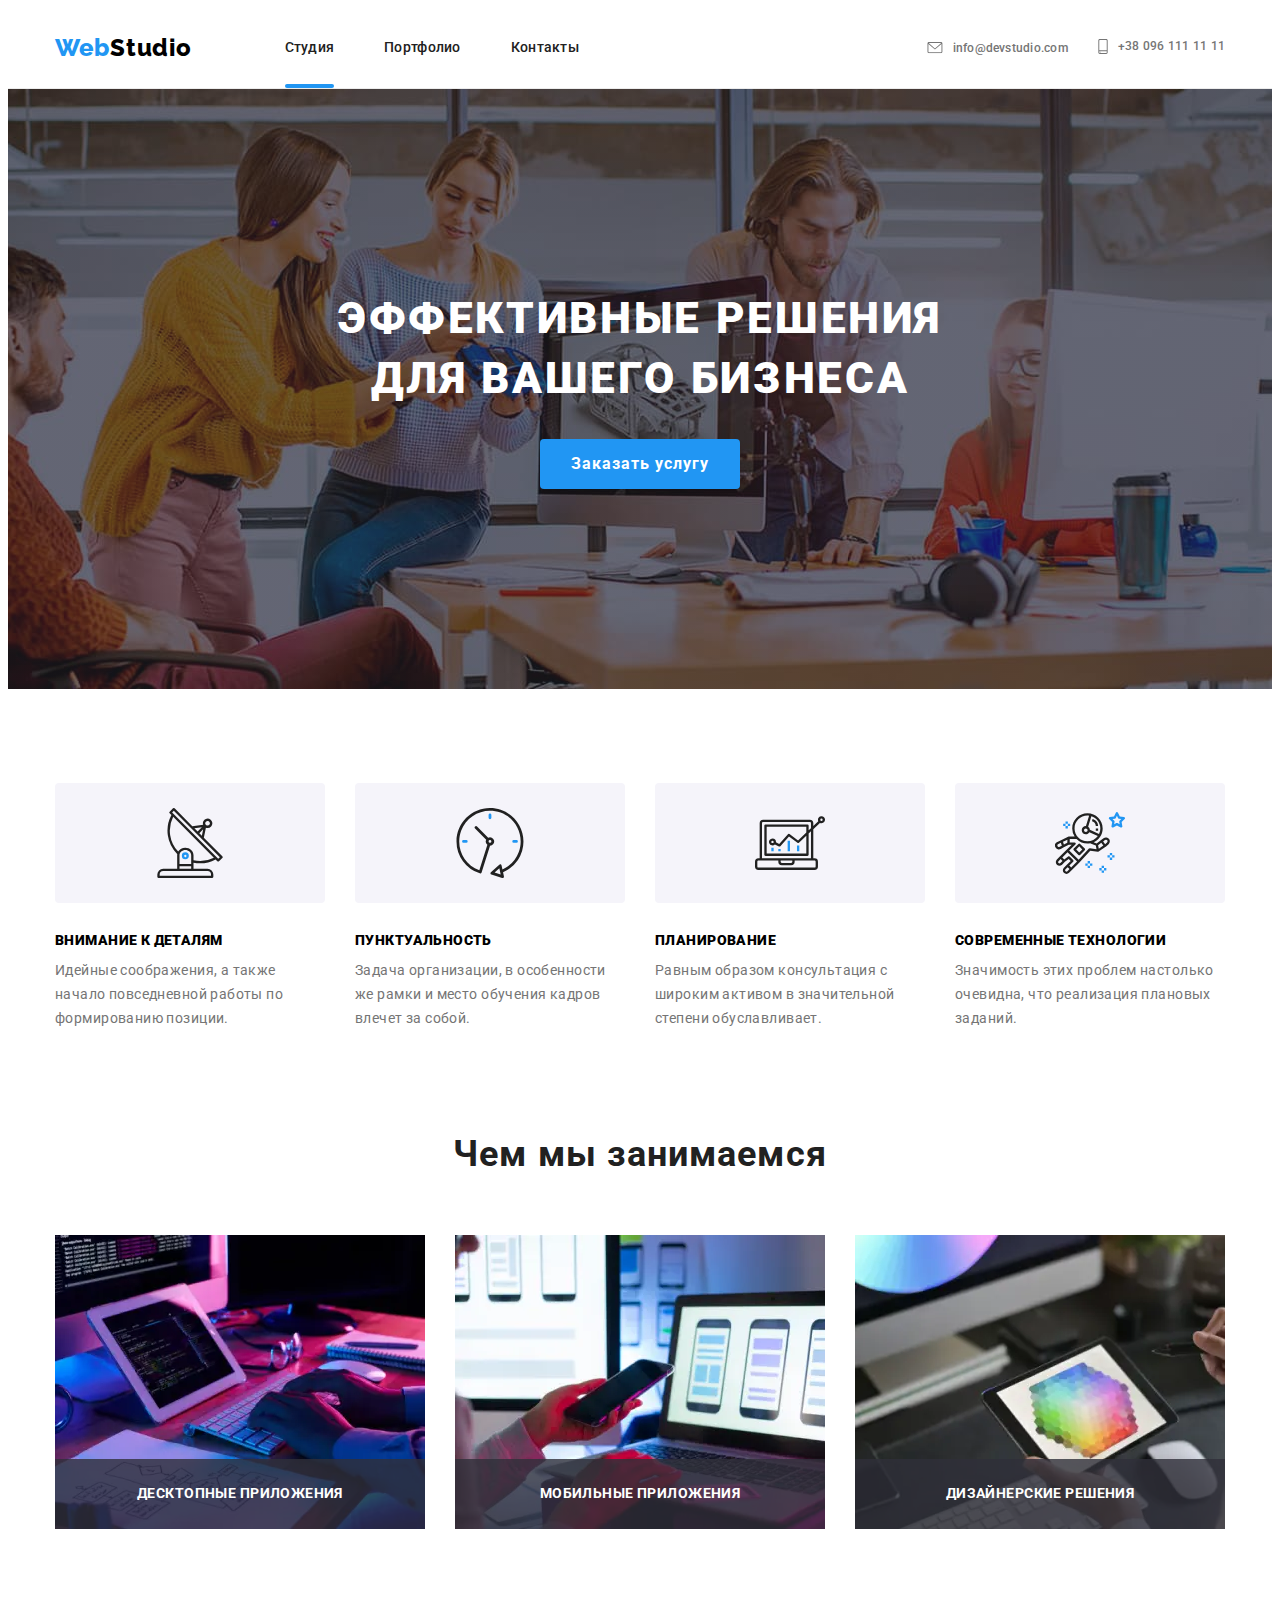
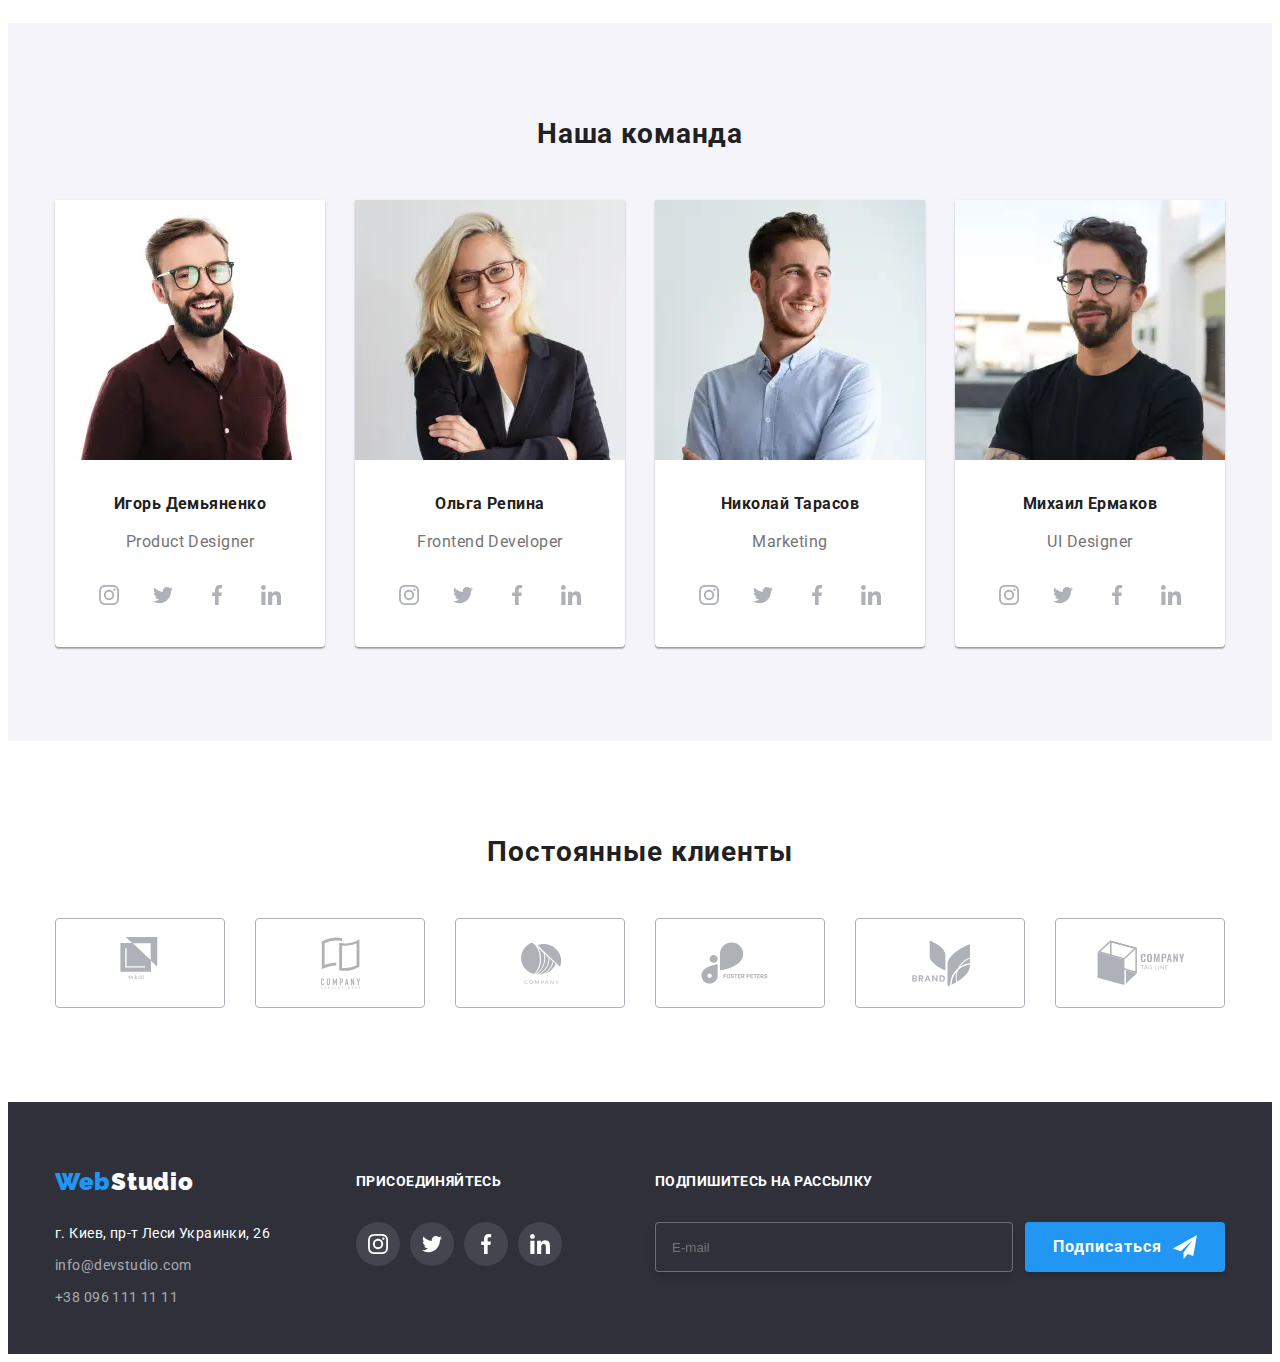
<file: index.html>
<!DOCTYPE html>
<html lang="ru">
  <head>
    <meta charset="UTF-8" />
    <meta name="viewport" content="width=device-width, initial-scale=1.0" />
    <title>My HTML document</title>
    <link rel="preconnect" href="https://fonts.gstatic.com" />
    <link
      href="https://fonts.googleapis.com/css2?family=Raleway:wght@700&family=Roboto:wght@400;500;700;900&display=swap"
      rel="stylesheet"
    />
    <link
      rel="stylesheet"
      href="https://cdnjs.cloudflare.com/ajax/libs/modern-normalize/1.0.0/modern-normalize.min.css"
      integrity="sha512-ISS7cAi1PEhQ8jnbJpJZMd29NlhNj4AWYyLOSp2CE/CsHxTCu+r+t0D2yoJudVrd0/8fTVPUVDzY5Tvli75u/g=="
      crossorigin="anonymous"
    />
    <link rel="stylesheet" href="./css/main.min.css" />
  </head>

  <body>
    <!-- navigation -->
    <header class="header">
      <nav class="navigation">
        <!-- logo -->
        <div class="navigation-menu">
          <a href="./index.html" class="logo"
            ><span class="logo-main">Web</span>Studio</a
          >
          <button class="menu-button" aria-expanded="false" data-menu-button>
            <svg
              class="menu-icon"
              width="40px"
              height="40px"
              aria-label="Кнопка меню мобильной версии"
            >
              <use
                class="icon-burger"
                href="./images/symbol-defs.svg#icon-menu_24px"
              ></use>
              <use
                class="icon-close"
                href="./images/symbol-defs.svg#icon-close_24px"
              ></use>
            </svg>
          </button>
        </div>

        <!-- links -->
        <div class="navigation-data" data-menu>
          <ul class="links">
            <li class="links-item">
              <a href="./index.html" class="links-link border current">
                Студия
              </a>
            </li>
            <li class="links-item">
              <a href="./portfolio.html" class="links-link border">
                Портфолио
              </a>
            </li>
            <li class="links-item">
              <a href="#" class="links-link border"> Контакты </a>
            </li>
          </ul>

          <!-- contacts -->
          <ul class="contact">
            <li class="contact-item">
              <a href="mailto:info@devstudio.com" class="contact-link">
                <svg class="contact-icon" width="16px" height="11.2px">
                  <use href="./images/symbol-defs.svg#icon-envelope"></use>
                </svg>
                info@devstudio.com
              </a>
            </li>
            <li class="contact-item">
              <a href="tel:+380961111111" class="contact-link">
                <svg class="contact-icon" width="10px" height="14.94px">
                  <use href="./images/symbol-defs.svg#icon-smartphone"></use>
                </svg>
                +38 096 111 11 11</a
              >
            </li>
          </ul>
        </div>
      </nav>
    </header>

    <main>
      <!-- hero -->
      <section class="sectio hero-section">
        <div class="hero">
          <h1 class="hero-title">
            ЭФФЕКТИВНЫЕ РЕШЕНИЯ<br />ДЛЯ ВАШЕГО БИЗНЕСА
          </h1>
          <button data-modal-open type="button" class="hero-btn">
            Заказать услугу
          </button>
        </div>
      </section>

      <!-- skills company -->
      <section class="section">
        <ul class="skills">
          <li class="skills-item">
            <div class="skills-icon">
              <svg height="70px" width="70px">
                <use href="./images/symbol-defs.svg#icon-antenna"></use>
              </svg>
            </div>
            <h2 class="skills-title">ВНИМАНИЕ К ДЕТАЛЯМ</h2>
            <p class="skills-description">
              Идейные соображения, а также начало повседневной работы по
              формированию позиции.
            </p>
          </li>
          <li class="skills-item">
            <div class="skills-icon">
              <svg height="70px" width="70px">
                <use href="./images/symbol-defs.svg#icon-clock"></use>
              </svg>
            </div>
            <h2 class="skills-title">ПУНКТУАЛЬНОСТЬ</h2>
            <p class="skills-description">
              Задача организации, в особенности же рамки и место обучения кадров
              влечет за собой.
            </p>
          </li>
          <li class="skills-item">
            <div class="skills-icon">
              <svg height="70px" width="70px">
                <use href="./images/symbol-defs.svg#icon-diagram"></use>
              </svg>
            </div>
            <h2 class="skills-title">ПЛАНИРОВАНИЕ</h2>
            <p class="skills-description">
              Равным образом консультация с широким активом в значительной
              степени обуславливает.
            </p>
          </li>
          <li class="skills-item">
            <div class="skills-icon">
              <svg height="70px" width="70px">
                <use href="./images/symbol-defs.svg#icon-astronaut"></use>
              </svg>
            </div>
            <h2 class="skills-title">СОВРЕМЕННЫЕ ТЕХНОЛОГИИ</h2>
            <p class="skills-description">
              Значимость этих проблем настолько очевидна, что реализация
              плановых заданий.
            </p>
          </li>
        </ul>

        <!-- examples -->
        <div class="examples">
          <h2 class="examples-title">Чем мы занимаемся</h2>

          <ul class="examples-images">
            <li class="examples-item">
              <picture>
                <source
                  srcset="
                    ./images/example-first.webp    1x,
                    ./images/example-first@2x.webp 2x
                  "
                  media="(min-width: 1200px)"
                  type="image/webp"
                />
                <source
                  srcset="
                    ./images/example-first.jpg    1x,
                    ./images/example-first@2x.jpg 2x
                  "
                  media="(min-width: 1200px)"
                />
                <img
                  src="./images/example-first.jpg"
                  alt="набор текста на клавиатуре"
                />
              </picture>
              <div class="examples-description">Десктопные приложения</div>
            </li>
            <li class="examples-item">
              <picture>
                <source
                  srcset="
                    ./images/example-second.webp    1x,
                    ./images/example-second@2x.webp 2x
                  "
                  media="(min-width: 1200px)"
                  type="image/webp"
                />
                <source
                  srcset="
                    ./images/example-second.jpg    1x,
                    ./images/example-second@2x.jpg 2x
                  "
                  media="(min-width: 1200px)"
                />
                <img src="./images/example-second.jpg" alt="телефон в руке" />
              </picture>
              <div class="examples-description">Мобильные приложения</div>
            </li>
            <li class="examples-item">
              <picture>
                <source
                  srcset="
                    ./images/example-third.webp    1x,
                    ./images/example-third@2x.webp 2x
                  "
                  media="(min-width: 1200px)"
                  type="image/webp"
                />
                <source
                  srcset="
                    ./images/example-third.jpg    1x,
                    ./images/example-third@2x.jpg 2x
                  "
                  media="(min-width: 1200px)"
                />
                <img src="./images/example-third.jpg" alt="планшет в руке" />
              </picture>
              <div class="examples-description">Дизайнерские решения</div>
            </li>
          </ul>
        </div>
      </section>

      <!-- team -->
      <div class="team-section">
        <section class="section">
          <div class="team">
            <h2 class="team-title">Наша команда</h2>
            <ul class="team-cards">
              <li class="team-item">
                <picture>
                  <source
                    srcset="
                      ./images/team-1200-1.webp    1x,
                      ./images/team-1200-1@2x.webp 2x
                    "
                    media="(min-width: 1200px)"
                    type="image/webp"
                  />
                  <source
                    srcset="
                      ./images/team-1200-1.jpg    1x,
                      ./images/team-1200-1@2x.jpg 2x
                    "
                    media="(min-width: 1200px)"
                  />
                  <source
                    srcset="
                      ./images/team-768-1.webp    1x,
                      ./images/team-768-1@2x.webp 2x
                    "
                    media="(min-width: 768px)"
                    type="image/webp"
                  />
                  <source
                    srcset="
                      ./images/team-768-1.jpg    1x,
                      ./images/team-768-1@2x.jpg 2x
                    "
                    media="(min-width: 768px)"
                  />
                  <source
                    srcset="
                      ./images/team-480-1.webp    1x,
                      ./images/team-480-1@2x.webp 2x
                    "
                    media="(min-width: 480px)"
                    type="image/webp"
                  />
                  <source
                    srcset="
                      ./images/team-480-1.jpg    1x,
                      ./images/team-480-1@2x.jpg 2x
                    "
                    media="(min-width: 480px)"
                  />
                  <img
                    class="team-photo"
                    src="./images/team-480-1.jpg"
                    alt="Игорь Демьяненко"
                  />
                </picture>
                <h3 class="team-headline">Игорь Демьяненко</h3>
                <p class="team-description">Product Designer</p>
                <div class="social-networks">
                  <ul class="social">
                    <li class="social-item">
                      <a class="social-link" href="#">
                        <svg class="social-icon">
                          <use
                            href="./images/symbol-defs.svg#icon-instagram"
                            width="20px"
                            height="20px"
                          ></use>
                        </svg>
                      </a>
                    </li>
                    <li class="social-item">
                      <a class="social-link" href="#">
                        <svg class="social-icon">
                          <use
                            href="./images/symbol-defs.svg#icon-twitter"
                            width="20px"
                            height="20px"
                          ></use>
                        </svg>
                      </a>
                    </li>
                    <li class="social-item">
                      <a class="social-link" href="#">
                        <svg class="social-icon">
                          <use
                            href="./images/symbol-defs.svg#icon-facebook"
                            width="20px"
                            height="20px"
                          ></use>
                        </svg>
                      </a>
                    </li>
                    <li class="social-item">
                      <a class="social-link" href="#">
                        <svg class="social-icon">
                          <use
                            href="./images/symbol-defs.svg#icon-linkedin"
                            width="20px"
                            height="20px"
                          ></use>
                        </svg>
                      </a>
                    </li>
                  </ul>
                </div>
              </li>

              <li class="team-item">
                <picture>
                  <source
                    srcset="
                      ./images/team-1200-2.webp    1x,
                      ./images/team-1200-2@2x.webp 2x
                    "
                    media="(min-width: 1200px)"
                    type="image/webp"
                  />
                  <source
                    srcset="
                      ./images/team-1200-2.jpg    1x,
                      ./images/team-1200-2@2x.jpg 2x
                    "
                    media="(min-width: 1200px)"
                  />
                  <source
                    srcset="
                      ./images/team-768-2.webp    1x,
                      ./images/team-768-2@2x.webp 2x
                    "
                    media="(min-width: 768px)"
                    type="image/webp"
                  />
                  <source
                    srcset="
                      ./images/team-768-2.jpg    1x,
                      ./images/team-768-2@2x.jpg 2x
                    "
                    media="(min-width: 768px)"
                  />
                  <source
                    srcset="
                      ./images/team-480-2.webp    1x,
                      ./images/team-480-2@2x.webp 2x
                    "
                    media="(min-width: 480px)"
                    type="image/webp"
                  />
                  <source
                    srcset="
                      ./images/team-480-2.jpg    1x,
                      ./images/team-480-2@2x.jpg 2x
                    "
                    media="(min-width: 480px)"
                  />
                  <img
                    class="team-photo"
                    src="./images/team-480-2.jpg"
                    alt="Игорь Демьяненко"
                  />
                </picture>
                <h3 class="team-headline">Ольга Репина</h3>
                <p class="team-description">Frontend Developer</p>
                <ul class="social">
                  <li class="social-item">
                    <a class="social-link" href="#">
                      <svg class="social-icon">
                        <use
                          href="./images/symbol-defs.svg#icon-instagram"
                          width="20px"
                          height="20px"
                        ></use>
                      </svg>
                    </a>
                  </li>
                  <li class="social-item">
                    <a class="social-link" href="#">
                      <svg class="social-icon">
                        <use
                          href="./images/symbol-defs.svg#icon-twitter"
                          width="20px"
                          height="20px"
                        ></use>
                      </svg>
                    </a>
                  </li>
                  <li class="social-item">
                    <a class="social-link" href="#">
                      <svg class="social-icon">
                        <use
                          href="./images/symbol-defs.svg#icon-facebook"
                          width="20px"
                          height="20px"
                        ></use>
                      </svg>
                    </a>
                  </li>
                  <li class="social-item">
                    <a class="social-link" href="#">
                      <svg class="social-icon">
                        <use
                          href="./images/symbol-defs.svg#icon-linkedin"
                          width="20px"
                          height="20px"
                        ></use>
                      </svg>
                    </a>
                  </li>
                </ul>
              </li>

              <li class="team-item">
                <picture>
                  <source
                    srcset="
                      ./images/team-1200-3.webp    1x,
                      ./images/team-1200-3@2x.webp 2x
                    "
                    media="(min-width: 1200px)"
                    type="image/webp"
                  />
                  <source
                    srcset="
                      ./images/team-1200-3.jpg    1x,
                      ./images/team-1200-3@2x.jpg 2x
                    "
                    media="(min-width: 1200px)"
                  />
                  <source
                    srcset="
                      ./images/team-768-3.webp    1x,
                      ./images/team-768-3@2x.webp 2x
                    "
                    media="(min-width: 768px)"
                    type="image/webp"
                  />
                  <source
                    srcset="
                      ./images/team-768-3.jpg    1x,
                      ./images/team-768-3@2x.jpg 2x
                    "
                    media="(min-width: 768px)"
                  />
                  <source
                    srcset="
                      ./images/team-480-3.webp    1x,
                      ./images/team-480-3@2x.webp 2x
                    "
                    media="(min-width: 480px)"
                    type="image/webp"
                  />
                  <source
                    srcset="
                      ./images/team-480-3.jpg    1x,
                      ./images/team-480-3@2x.jpg 2x
                    "
                    media="(min-width: 480px)"
                  />
                  <img
                    class="team-photo"
                    src="./images/team-480-3.jpg"
                    alt="Игорь Демьяненко"
                  />
                </picture>
                <h3 class="team-headline">Николай Тарасов</h3>
                <p class="team-description">Marketing</p>
                <ul class="social">
                  <li class="social-item">
                    <a class="social-link" href="#">
                      <svg class="social-icon">
                        <use
                          href="./images/symbol-defs.svg#icon-instagram"
                          width="20px"
                          height="20px"
                        ></use>
                      </svg>
                    </a>
                  </li>
                  <li class="social-item">
                    <a class="social-link" href="#">
                      <svg class="social-icon">
                        <use
                          href="./images/symbol-defs.svg#icon-twitter"
                          width="20px"
                          height="20px"
                        ></use>
                      </svg>
                    </a>
                  </li>
                  <li class="social-item">
                    <a class="social-link" href="#">
                      <svg class="social-icon">
                        <use
                          href="./images/symbol-defs.svg#icon-facebook"
                          width="20px"
                          height="20px"
                        ></use>
                      </svg>
                    </a>
                  </li>
                  <li class="social-item">
                    <a class="social-link" href="#">
                      <svg class="social-icon">
                        <use
                          href="./images/symbol-defs.svg#icon-linkedin"
                          width="20px"
                          height="20px"
                        ></use>
                      </svg>
                    </a>
                  </li>
                </ul>
              </li>

              <li class="team-item">
                <picture>
                  <source
                    srcset="
                      ./images/team-1200-4.webp    1x,
                      ./images/team-1200-4@2x.webp 2x
                    "
                    media="(min-width: 1200px)"
                    type="image/webp"
                  />
                  <source
                    srcset="
                      ./images/team-1200-4.jpg    1x,
                      ./images/team-1200-4@2x.jpg 2x
                    "
                    media="(min-width: 1200px)"
                  />
                  <source
                    srcset="
                      ./images/team-768-4.webp    1x,
                      ./images/team-768-4@2x.webp 2x
                    "
                    media="(min-width: 768px)"
                    type="image/webp"
                  />
                  <source
                    srcset="
                      ./images/team-768-4.jpg    1x,
                      ./images/team-768-4@2x.jpg 2x
                    "
                    media="(min-width: 768px)"
                  />
                  <source
                    srcset="
                      ./images/team-480-4.webp    1x,
                      ./images/team-480-4@2x.webp 2x
                    "
                    media="(min-width: 480px)"
                    type="image/webp"
                  />
                  <source
                    srcset="
                      ./images/team-480-4.jpg    1x,
                      ./images/team-480-4@2x.jpg 2x
                    "
                    media="(min-width: 480px)"
                  />
                  <img
                    class="team-photo"
                    src="./images/team-480-4.jpg"
                    alt="Игорь Демьяненко"
                  />
                </picture>
                <h3 class="team-headline">Михаил Ермаков</h3>
                <p class="team-description">UI Designer</p>
                <ul class="social">
                  <li class="social-item">
                    <a class="social-link" href="#">
                      <svg class="social-icon">
                        <use
                          href="./images/symbol-defs.svg#icon-instagram"
                          width="20px"
                          height="20px"
                        ></use>
                      </svg>
                    </a>
                  </li>
                  <li class="social-item">
                    <a class="social-link" href="#">
                      <svg class="social-icon">
                        <use
                          href="./images/symbol-defs.svg#icon-twitter"
                          width="20px"
                          height="20px"
                        ></use>
                      </svg>
                    </a>
                  </li>
                  <li class="social-item">
                    <a class="social-link" href="#">
                      <svg class="social-icon">
                        <use
                          href="./images/symbol-defs.svg#icon-facebook"
                          width="20px"
                          height="20px"
                        ></use>
                      </svg>
                    </a>
                  </li>
                  <li class="social-item">
                    <a class="social-link" href="#">
                      <svg class="social-icon">
                        <use
                          href="./images/symbol-defs.svg#icon-linkedin"
                          width="20px"
                          height="20px"
                        ></use>
                      </svg>
                    </a>
                  </li>
                </ul>
              </li>
            </ul>
          </div>
        </section>
      </div>

      <!-- clients section -->

      <section class="section">
        <div class="clients">
          <h2 class="clients-title">Постоянные клиенты</h2>
          <ul class="clients-logo">
            <li class="clients-item">
              <a href="#" class="clients-link">
                <svg class="clients-icon">
                  <use href="./images/symbol-defs.svg#icon-logo-first"></use>
                </svg>
              </a>
            </li>
            <li class="clients-item">
              <a href="#" class="clients-link">
                <svg class="clients-icon">
                  <use href="./images/symbol-defs.svg#icon-logo-second"></use>
                </svg>
              </a>
            </li>
            <li class="clients-item">
              <a href="#" class="clients-link">
                <svg class="clients-icon">
                  <use href="./images/symbol-defs.svg#icon-logo-third"></use>
                </svg>
              </a>
            </li>
            <li class="clients-item">
              <a href="#" class="clients-link">
                <svg class="clients-icon">
                  <use href="./images/symbol-defs.svg#icon-logo-fourth"></use>
                </svg>
              </a>
            </li>
            <li class="clients-item">
              <a href="#" class="clients-link">
                <svg class="clients-icon">
                  <use href="./images/symbol-defs.svg#icon-logo-fifth"></use>
                </svg>
              </a>
            </li>
            <li class="clients-item">
              <a href="#" class="clients-link">
                <svg class="clients-icon">
                  <use href="./images/symbol-defs.svg#icon-logo-sixth"></use>
                </svg>
              </a>
            </li>
          </ul>
        </div>
      </section>
    </main>

    <footer>
      <address class="address">
        <div class="section">
          <div class="address-section">
            <div class="address-main">
              <div class="address-contacts">
                <!-- logo -->
                <a href="./index.html" class="address-logo"
                  ><span class="logo-main">Web</span>Studio</a
                >

                <!-- contacts -->
                <ul class="address-links">
                  <li class="address-item">
                    <a href="https://goo.su/33cc" class="address-link"
                      >г. Киев, пр-т Леси Украинки, 26</a
                    >
                  </li>
                  <li class="address-item">
                    <a href="mailto:info@devstudio.com" class="address-link cur"
                      >info@devstudio.com</a
                    >
                  </li>
                  <li class="address-item">
                    <a href="tel:+380961111111" class="address-link cur"
                      >+38 096 111 11 11</a
                    >
                  </li>
                </ul>
              </div>

              <!-- social netwoks -->
              <div class="networks">
                <p class="networks-title">присоединяйтесь</p>
                <div class="networks-links">
                  <ul class="social">
                    <li class="social-item">
                      <a class="social-link" href="#">
                        <svg class="social-icon">
                          <use
                            href="./images/symbol-defs.svg#icon-instagram"
                            width="20px"
                            height="20px"
                          ></use>
                        </svg>
                      </a>
                    </li>
                    <li class="social-item">
                      <a class="social-link" href="#">
                        <svg class="social-icon">
                          <use
                            href="./images/symbol-defs.svg#icon-twitter"
                            width="20px"
                            height="20px"
                          ></use>
                        </svg>
                      </a>
                    </li>
                    <li class="social-item">
                      <a class="social-link" href="#">
                        <svg class="social-icon">
                          <use
                            href="./images/symbol-defs.svg#icon-facebook"
                            width="20px"
                            height="20px"
                          ></use>
                        </svg>
                      </a>
                    </li>
                    <li class="social-item">
                      <a class="social-link" href="#">
                        <svg class="social-icon">
                          <use
                            href="./images/symbol-defs.svg#icon-linkedin"
                            width="20px"
                            height="20px"
                          ></use>
                        </svg>
                      </a>
                    </li>
                  </ul>
                </div>
              </div>
            </div>
            <form class="submit-section" action="#">
              <p class="submit-title">Подпишитесь на рассылку</p>
              <div class="submit-container">
                <input
                  class="submit-field"
                  type="email"
                  name="mail-submit"
                  id="mail-submit"
                  placeholder="E-mail"
                />
                <button class="submit-button" type="submit">
                  Подписаться
                  <svg class="send-icon">
                    <use
                      href="./images/symbol-defs.svg#icon-send"
                      width="24px"
                      height="24px"
                    ></use>
                  </svg>
                </button>
              </div>
            </form>
          </div>
        </div>
      </address>
    </footer>

    <!-- modal window -->

    <div data-modal class="backdrop is-hidden">
      <div class="modal">
        <button data-modal-close type="button" class="close-btn">
          <svg class="close-icon" width="28px" height="28px">
            <use href="./images/symbol-defs.svg#icon-close"></use>
          </svg>
        </button>
        <form action="#" class="modal-content">
          <p class="modal-title">Оставьте свои данные, мы вам перезвоним</p>
          <div class="form-fields">
            <label class="form-label" for="name">Имя</label>
            <div class="text-field">
              <input class="form-input" type="text" name="name" id="name" />
              <svg class="form-icon">
                <use
                  href="./images/symbol-defs.svg#icon-person-form"
                  width="18px"
                  height="18px"
                ></use>
              </svg>
            </div>
            <label class="form-label" for="tel">Телефон</label>
            <div class="text-field">
              <input class="form-input" type="tel" name="mail" id="tel" />
              <svg class="form-icon">
                <use
                  href="./images/symbol-defs.svg#icon-phone-form"
                  width="18px"
                  height="18px"
                ></use>
              </svg>
            </div>
            <label class="form-label" for="mail">Почта</label>
            <div class="text-field">
              <input class="form-input" type="email" name="mail" id="mail" />
              <svg class="form-icon">
                <use
                  href="./images/symbol-defs.svg#icon-email-form"
                  width="18px"
                  height="18px"
                ></use>
              </svg>
            </div>
            <div class="comment-section">
              <label class="form-label" for="comment">Комментарий</label>
              <textarea
                class="form-comment"
                name="comment"
                id="comment"
                placeholder="Введите текст"
              ></textarea>
            </div>
            <div class="policy">
              <label for="policy-label">
                <input
                  class="policy-checkbox visually-hidden"
                  type="checkbox"
                  name="policy"
                  value="policy-accept"
                  id="policy-label"
                />
                <span class="checkbox-icon"></span>
              </label>
              <span class="policy-text"
                >Соглашаюсь с рассылкой и принимаю
                <a class="policy-link" href="#">Условия договора</a>
              </span>
            </div>
            <button class="submit-button" type="submit">Отправить</button>
          </div>
        </form>
      </div>
    </div>
    <script src="./js/modal.js"></script>
    <script src="./js/menu.js"></script>
  </body>
</html>
</file>
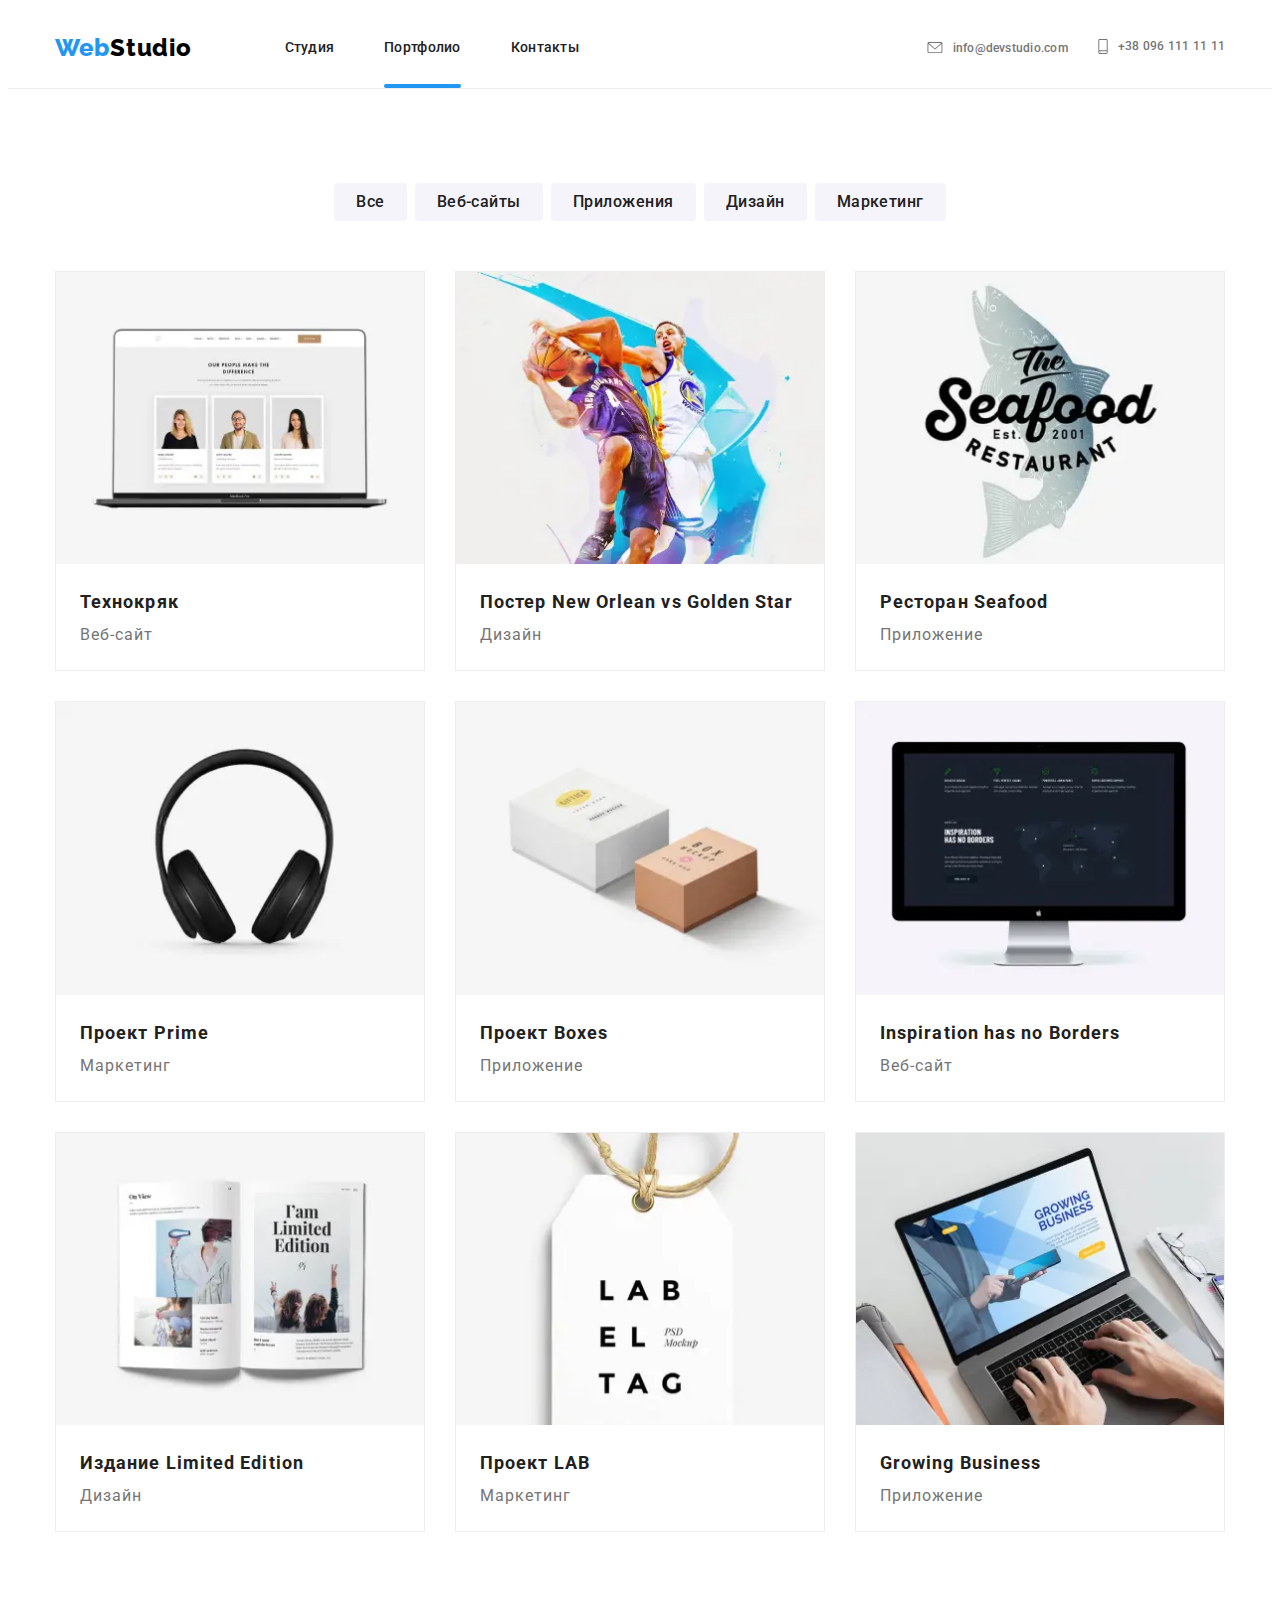
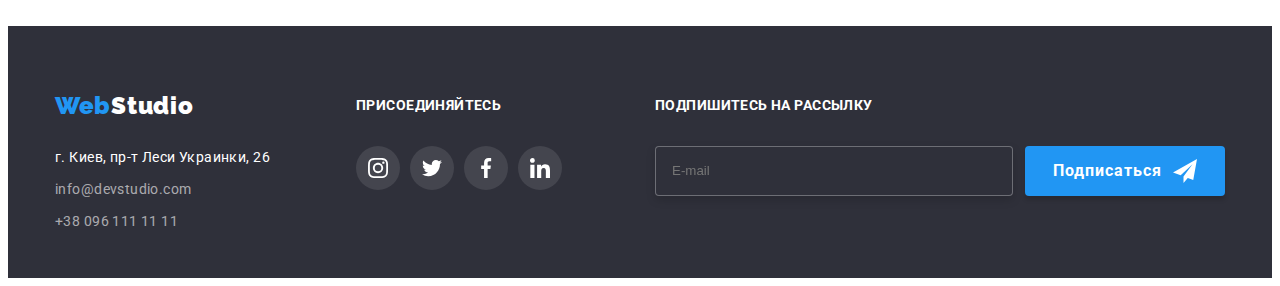
<file: portfolio.html>
<!DOCTYPE html>
<html lang="ru">
  <head>
    <meta charset="UTF-8" />
    <meta name="viewport" content="width=device-width, initial-scale=1.0" />
    <title>My HTML document</title>
    <link rel="preconnect" href="https://fonts.gstatic.com" />
    <link
      href="https://fonts.googleapis.com/css2?family=Raleway:wght@700&family=Roboto:wght@400;500;700;900&display=swap"
      rel="stylesheet"
    />
    <link
      rel="stylesheet"
      href="https://cdnjs.cloudflare.com/ajax/libs/modern-normalize/1.0.0/modern-normalize.min.css"
      integrity="sha512-ISS7cAi1PEhQ8jnbJpJZMd29NlhNj4AWYyLOSp2CE/CsHxTCu+r+t0D2yoJudVrd0/8fTVPUVDzY5Tvli75u/g=="
      crossorigin="anonymous"
    />
    <link rel="stylesheet" href="./css/main.min.css" />
  </head>

  <body>
    <!-- navigation -->
    <header class="header">
      <nav class="navigation">
        <!-- logo -->
        <div class="navigation-menu">
          <a href="./index.html" class="logo"
            ><span class="logo-main">Web</span>Studio</a
          >
          <button class="menu-button" aria-expanded="false" data-menu-button>
            <svg
              class="menu-icon"
              width="40px"
              height="40px"
              aria-label="Кнопка меню мобильной версии"
            >
              <use
                class="icon-burger"
                href="./images/symbol-defs.svg#icon-menu_24px"
              ></use>
              <use
                class="icon-close"
                href="./images/symbol-defs.svg#icon-close_24px"
              ></use>
            </svg>
          </button>
        </div>

        <!-- links -->
        <div class="navigation-data" data-menu>
          <ul class="links">
            <li class="links-item">
              <a href="./index.html" class="links-link border">Студия</a>
            </li>
            <li class="links-item">
              <a href="./portfolio.html" class="links-link border current"
                >Портфолио</a
              >
            </li>
            <li class="links-item">
              <a href="#" class="links-link border">Контакты</a>
            </li>
          </ul>

          <!-- contacts -->
          <ul class="contact">
            <li class="contact-item">
              <a href="mailto:info@devstudio.com" class="contact-link">
                <svg class="contact-icon" width="16px" height="11.2px">
                  <use href="./images/symbol-defs.svg#icon-envelope"></use>
                </svg>
                info@devstudio.com
              </a>
            </li>
            <li class="contact-item">
              <a href="tel:+380961111111" class="contact-link">
                <svg class="contact-icon" width="10px" height="14.94px">
                  <use href="./images/symbol-defs.svg#icon-smartphone"></use>
                </svg>
                +38 096 111 11 11</a
              >
            </li>
          </ul>
        </div>
      </nav>
    </header>

    <main>
      <h1 class="visually-hidden">Наши проекты</h1>

      <!-- filter -->
      <section class="section">
        <ul class="filter">
          <li class="filter-item">
            <button type="button" class="filter-btn">Все</button>
          </li>
          <li class="filter-item">
            <button type="button" class="filter-btn">Веб-сайты</button>
          </li>
          <li class="filter-item">
            <button type="button" class="filter-btn">Приложения</button>
          </li>
          <li class="filter-item">
            <button type="button" class="filter-btn">Дизайн</button>
          </li>
          <li class="filter-item">
            <button type="button" class="filter-btn">Маркетинг</button>
          </li>
        </ul>

        <h2 class="visually-hidden">Примеры проектов</h2>

        <!-- project list -->

        <ul class="projects">
          <li class="projects-item">
            <a href="#" class="projects-link">
              <div class="projects-image">
                <picture>
                  <source
                    srcset="
                      ./images/portfolio-1200-1.webp    1x,
                      ./images/portfolio-1200-1@2x.webp 2x
                    "
                    media="(min-width: 1200px)"
                    type="image/webp"
                  />
                  <source
                    srcset="
                      ./images/portfolio-1200-1.jpeg    1x,
                      ./images/portfolio-1200-1@2x.jpeg 2x
                    "
                    media="(min-width: 1200px)"
                  />
                  <source
                    srcset="
                      ./images/portfolio-768-1.webp    1x,
                      ./images/portfolio-768-1@2x.webp 2x
                    "
                    media="(min-width: 768px)"
                    type="image/webp"
                  />
                  <source
                    srcset="
                      ./images/portfolio-768-1.jpeg    1x,
                      ./images/portfolio-768-1@2x.jpeg 2x
                    "
                    media="(min-width: 768px)"
                  />
                  <source
                    srcset="
                      ./images/portfolio-480-1.webp    1x,
                      ./images/portfolio-480-1@2x.webp 2x
                    "
                    media="(min-width: 480px)"
                    type="image/webp"
                  />
                  <source
                    srcset="
                      ./images/portfolio-480-1.jpeg    1x,
                      ./images/portfolio-480-1@2x.jpeg 2x
                    "
                    media="(min-width: 480px)"
                  />
                  <img
                    class="projects-icon"
                    src="./images/portfolio-480-1.jpg"
                    alt="открытый ноутбук"
                  />
                </picture>
                <div class="projects-description">
                  Технокряк это современная площадка распространения
                  коронавируса. Компании используют эту платформу для цифрового
                  шпионажа и атак на защищённые сервера конкурентов.
                </div>
              </div>
              <div class="projects-text">
                <h3 class="projects-title">Технокряк</h3>
                <p class="projects-category">Веб-сайт</p>
              </div>
            </a>
          </li>

          <li class="projects-item">
            <a href="#" class="projects-link">
              <div class="projects-image">
                <picture>
                  <source
                    srcset="
                      ./images/portfolio-1200-2.webp    1x,
                      ./images/portfolio-1200-2@2x.webp 2x
                    "
                    media="(min-width: 1200px)"
                    type="image/webp"
                  />
                  <source
                    srcset="
                      ./images/portfolio-1200-2.jpeg    1x,
                      ./images/portfolio-1200-2@2x.jpeg 2x
                    "
                    media="(min-width: 1200px)"
                  />

                  <source
                    srcset="
                      ./images/portfolio-768-2.webp    1x,
                      ./images/portfolio-768-2@2x.webp 2x
                    "
                    media="(min-width: 768px)"
                    type="image/webp"
                  />
                  <source
                    srcset="
                      ./images/portfolio-768-2.jpeg    1x,
                      ./images/portfolio-768-2@2x.jpeg 2x
                    "
                    media="(min-width: 768px)"
                  />

                  <source
                    srcset="
                      ./images/portfolio-480-2.webp    1x,
                      ./images/portfolio-480-2@2x.webp 2x
                    "
                    media="(min-width: 480px)"
                    type="image/webp"
                  />
                  <source
                    srcset="
                      ./images/portfolio-480-2.jpeg    1x,
                      ./images/portfolio-480-2@2x.jpeg 2x
                    "
                    media="(min-width: 480px)"
                  />

                  <img
                    class="projects-icon"
                    src="./images/portfolio-480-2.jpg"
                    alt="открытый ноутбук"
                  />
                </picture>
                <div class="projects-description">
                  Технокряк это современная площадка распространения
                  коронавируса. Компании используют эту платформу для цифрового
                  шпионажа и атак на защищённые сервера конкурентов.
                </div>
              </div>
              <div class="projects-text">
                <h3 class="projects-title">Постер New Orlean vs Golden Star</h3>
                <p class="projects-category">Дизайн</p>
              </div>
            </a>
          </li>

          <li class="projects-item">
            <a href="#" class="projects-link">
              <div class="projects-image">
                <picture>
                  <source
                    srcset="
                      ./images/portfolio-1200-3.webp    1x,
                      ./images/portfolio-1200-3@2x.webp 2x
                    "
                    media="(min-width: 1200px)"
                    type="image/webp"
                  />
                  <source
                    srcset="
                      ./images/portfolio-1200-3.jpeg    1x,
                      ./images/portfolio-1200-3@2x.jpeg 2x
                    "
                    media="(min-width: 1200px)"
                  />

                  <source
                    srcset="
                      ./images/portfolio-768-3.webp    1x,
                      ./images/portfolio-768-3@2x.webp 2x
                    "
                    media="(min-width: 768px)"
                    type="image/webp"
                  />
                  <source
                    srcset="
                      ./images/portfolio-768-3.jpeg    1x,
                      ./images/portfolio-768-3@2x.jpeg 2x
                    "
                    media="(min-width: 768px)"
                  />

                  <source
                    srcset="
                      ./images/portfolio-480-3.webp    1x,
                      ./images/portfolio-480-3@2x.webp 2x
                    "
                    media="(min-width: 480px)"
                    type="image/webp"
                  />
                  <source
                    srcset="
                      ./images/portfolio-480-3.jpeg    1x,
                      ./images/portfolio-480-3@2x.jpeg 2x
                    "
                    media="(min-width: 480px)"
                  />

                  <img
                    class="projects-icon"
                    src="./images/portfolio-480-3.jpg"
                    alt="открытый ноутбук"
                  />
                </picture>
                <div class="projects-description">
                  Технокряк это современная площадка распространения
                  коронавируса. Компании используют эту платформу для цифрового
                  шпионажа и атак на защищённые сервера конкурентов.
                </div>
              </div>
              <div class="projects-text">
                <h3 class="projects-title">Ресторан Seafood</h3>
                <p class="projects-category">Приложение</p>
              </div>
            </a>
          </li>

          <li class="projects-item">
            <a href="#" class="projects-link">
              <div class="projects-image">
                <picture>
                  <source
                    srcset="
                      ./images/portfolio-1200-4.webp    1x,
                      ./images/portfolio-1200-4@2x.webp 2x
                    "
                    media="(min-width: 1200px)"
                    type="image/webp"
                  />
                  <source
                    srcset="
                      ./images/portfolio-1200-4.jpeg    1x,
                      ./images/portfolio-1200-4@2x.jpeg 2x
                    "
                    media="(min-width: 1200px)"
                  />

                  <source
                    srcset="
                      ./images/portfolio-768-4.webp    1x,
                      ./images/portfolio-768-4@2x.webp 2x
                    "
                    media="(min-width: 768px)"
                    type="image/webp"
                  />
                  <source
                    srcset="
                      ./images/portfolio-768-4.jpeg    1x,
                      ./images/portfolio-768-4@2x.jpeg 2x
                    "
                    media="(min-width: 768px)"
                  />

                  <source
                    srcset="
                      ./images/portfolio-480-4.webp    1x,
                      ./images/portfolio-480-4@2x.webp 2x
                    "
                    media="(min-width: 480px)"
                    type="image/webp"
                  />
                  <source
                    srcset="
                      ./images/portfolio-480-4.jpeg    1x,
                      ./images/portfolio-480-4@2x.jpeg 2x
                    "
                    media="(min-width: 480px)"
                  />

                  <img
                    class="projects-icon"
                    src="./images/portfolio-480-4.jpg"
                    alt="открытый ноутбук"
                  />
                </picture>
                <div class="projects-description">
                  Технокряк это современная площадка распространения
                  коронавируса. Компании используют эту платформу для цифрового
                  шпионажа и атак на защищённые сервера конкурентов.
                </div>
              </div>
              <div class="projects-text">
                <h3 class="projects-title">Проект Prime</h3>
                <p class="projects-category">Маркетинг</p>
              </div>
            </a>
          </li>

          <li class="projects-item">
            <a href="#" class="projects-link">
              <div class="projects-image">
                <picture>
                  <source
                    srcset="
                      ./images/portfolio-1200-5.webp    1x,
                      ./images/portfolio-1200-5@2x.webp 2x
                    "
                    media="(min-width: 1200px)"
                    type="image/webp"
                  />
                  <source
                    srcset="
                      ./images/portfolio-1200-5.jpeg    1x,
                      ./images/portfolio-1200-5@2x.jpeg 2x
                    "
                    media="(min-width: 1200px)"
                  />

                  <source
                    srcset="
                      ./images/portfolio-768-5.webp    1x,
                      ./images/portfolio-768-5@2x.webp 2x
                    "
                    media="(min-width: 768px)"
                    type="image/webp"
                  />
                  <source
                    srcset="
                      ./images/portfolio-768-5.jpeg    1x,
                      ./images/portfolio-768-5@2x.jpeg 2x
                    "
                    media="(min-width: 768px)"
                  />

                  <source
                    srcset="
                      ./images/portfolio-480-5.webp    1x,
                      ./images/portfolio-480-5@2x.webp 2x
                    "
                    media="(min-width: 480px)"
                    type="image/webp"
                  />
                  <source
                    srcset="
                      ./images/portfolio-480-5.jpeg    1x,
                      ./images/portfolio-480-5@2x.jpeg 2x
                    "
                    media="(min-width: 480px)"
                  />

                  <img
                    class="projects-icon"
                    src="./images/portfolio-480-5.jpg"
                    alt="открытый ноутбук"
                  />
                </picture>
                <div class="projects-description">
                  Технокряк это современная площадка распространения
                  коронавируса. Компании используют эту платформу для цифрового
                  шпионажа и атак на защищённые сервера конкурентов.
                </div>
              </div>
              <div class="projects-text">
                <h3 class="projects-title">Проект Boxes</h3>
                <p class="projects-category">Приложение</p>
              </div>
            </a>
          </li>

          <li class="projects-item">
            <a href="#" class="projects-link">
              <div class="projects-image">
                <picture>
                  <source
                    srcset="
                      ./images/portfolio-1200-6.webp    1x,
                      ./images/portfolio-1200-6@2x.webp 2x
                    "
                    media="(min-width: 1200px)"
                    type="image/webp"
                  />
                  <source
                    srcset="
                      ./images/portfolio-1200-6.jpeg    1x,
                      ./images/portfolio-1200-6@2x.jpeg 2x
                    "
                    media="(min-width: 1200px)"
                  />

                  <source
                    srcset="
                      ./images/portfolio-768-6.webp    1x,
                      ./images/portfolio-768-6@2x.webp 2x
                    "
                    media="(min-width: 768px)"
                    type="image/webp"
                  />
                  <source
                    srcset="
                      ./images/portfolio-768-6.jpeg    1x,
                      ./images/portfolio-768-6@2x.jpeg 2x
                    "
                    media="(min-width: 768px)"
                  />

                  <source
                    srcset="
                      ./images/portfolio-480-6.webp    1x,
                      ./images/portfolio-480-6@2x.webp 2x
                    "
                    media="(min-width: 480px)"
                    type="image/webp"
                  />
                  <source
                    srcset="
                      ./images/portfolio-480-6.jpeg    1x,
                      ./images/portfolio-480-6@2x.jpeg 2x
                    "
                    media="(min-width: 480px)"
                  />

                  <img
                    class="projects-icon"
                    src="./images/portfolio-480-6.jpg"
                    alt="открытый ноутбук"
                  />
                </picture>
                <div class="projects-description">
                  Технокряк это современная площадка распространения
                  коронавируса. Компании используют эту платформу для цифрового
                  шпионажа и атак на защищённые сервера конкурентов.
                </div>
              </div>
              <div class="projects-text">
                <h3 class="projects-title">Inspiration has no Borders</h3>
                <p class="projects-category">Веб-сайт</p>
              </div>
            </a>
          </li>

          <li class="projects-item">
            <a href="#" class="projects-link">
              <div class="projects-image">
                <picture>
                  <source
                    srcset="
                      ./images/portfolio-1200-7.webp    1x,
                      ./images/portfolio-1200-7@2x.webp 2x
                    "
                    media="(min-width: 1200px)"
                    type="image/webp"
                  />
                  <source
                    srcset="
                      ./images/portfolio-1200-7.jpeg    1x,
                      ./images/portfolio-1200-7@2x.jpeg 2x
                    "
                    media="(min-width: 1200px)"
                  />

                  <source
                    srcset="
                      ./images/portfolio-768-7.webp    1x,
                      ./images/portfolio-768-7@2x.webp 2x
                    "
                    media="(min-width: 768px)"
                    type="image/webp"
                  />
                  <source
                    srcset="
                      ./images/portfolio-768-7.jpeg    1x,
                      ./images/portfolio-768-7@2x.jpeg 2x
                    "
                    media="(min-width: 768px)"
                  />

                  <source
                    srcset="
                      ./images/portfolio-480-7.webp    1x,
                      ./images/portfolio-480-7@2x.webp 2x
                    "
                    media="(min-width: 480px)"
                    type="image/webp"
                  />
                  <source
                    srcset="
                      ./images/portfolio-480-7.jpeg    1x,
                      ./images/portfolio-480-7@2x.jpeg 2x
                    "
                    media="(min-width: 480px)"
                  />

                  <img
                    class="projects-icon"
                    src="./images/portfolio-480-7.jpg"
                    alt="открытый ноутбук"
                  />
                </picture>
                <div class="projects-description">
                  Технокряк это современная площадка распространения
                  коронавируса. Компании используют эту платформу для цифрового
                  шпионажа и атак на защищённые сервера конкурентов.
                </div>
              </div>
              <div class="projects-text">
                <h3 class="projects-title">Издание Limited Edition</h3>
                <p class="projects-category">Дизайн</p>
              </div>
            </a>
          </li>

          <li class="projects-item">
            <a href="#" class="projects-link">
              <div class="projects-image">
                <picture>
                  <source
                    srcset="
                      ./images/portfolio-1200-8.webp    1x,
                      ./images/portfolio-1200-8@2x.webp 2x
                    "
                    media="(min-width: 1200px)"
                    type="image/webp"
                  />
                  <source
                    srcset="
                      ./images/portfolio-1200-8.jpeg    1x,
                      ./images/portfolio-1200-8@2x.jpeg 2x
                    "
                    media="(min-width: 1200px)"
                  />

                  <source
                    srcset="
                      ./images/portfolio-768-8.webp    1x,
                      ./images/portfolio-768-8@2x.webp 2x
                    "
                    media="(min-width: 768px)"
                    type="image/webp"
                  />
                  <source
                    srcset="
                      ./images/portfolio-768-8.jpeg    1x,
                      ./images/portfolio-768-8@2x.jpeg 2x
                    "
                    media="(min-width: 768px)"
                  />

                  <source
                    srcset="
                      ./images/portfolio-480-8.webp    1x,
                      ./images/portfolio-480-8@2x.webp 2x
                    "
                    media="(min-width: 480px)"
                    type="image/webp"
                  />
                  <source
                    srcset="
                      ./images/portfolio-480-8.jpeg    1x,
                      ./images/portfolio-480-8@2x.jpeg 2x
                    "
                    media="(min-width: 480px)"
                  />

                  <img
                    class="projects-icon"
                    src="./images/portfolio-480-8.jpg"
                    alt="открытый ноутбук"
                  />
                </picture>
                <div class="projects-description">
                  Технокряк это современная площадка распространения
                  коронавируса. Компании используют эту платформу для цифрового
                  шпионажа и атак на защищённые сервера конкурентов.
                </div>
              </div>
              <div class="projects-text">
                <h3 class="projects-title">Проект LAB</h3>
                <p class="projects-category">Маркетинг</p>
              </div>
            </a>
          </li>

          <li class="projects-item">
            <a href="#" class="projects-link">
              <div class="projects-image">
                <picture>
                  <source
                    srcset="
                      ./images/portfolio-1200-9.webp    1x,
                      ./images/portfolio-1200-9@2x.webp 2x
                    "
                    media="(min-width: 1200px)"
                    type="image/webp"
                  />
                  <source
                    srcset="
                      ./images/portfolio-1200-9.jpeg    1x,
                      ./images/portfolio-1200-9@2x.jpeg 2x
                    "
                    media="(min-width: 1200px)"
                  />

                  <source
                    srcset="
                      ./images/portfolio-768-9.webp    1x,
                      ./images/portfolio-768-9@2x.webp 2x
                    "
                    media="(min-width: 768px)"
                    type="image/webp"
                  />
                  <source
                    srcset="
                      ./images/portfolio-768-9.jpeg    1x,
                      ./images/portfolio-768-9@2x.jpeg 2x
                    "
                    media="(min-width: 768px)"
                  />

                  <source
                    srcset="
                      ./images/portfolio-480-9.webp    1x,
                      ./images/portfolio-480-9@2x.webp 2x
                    "
                    media="(min-width: 480px)"
                    type="image/webp"
                  />
                  <source
                    srcset="
                      ./images/portfolio-480-9.jpeg    1x,
                      ./images/portfolio-480-9@2x.jpeg 2x
                    "
                    media="(min-width: 480px)"
                  />

                  <img
                    class="projects-icon"
                    src="./images/portfolio-480-9.jpg"
                    alt="открытый ноутбук"
                  />
                </picture>
                <div class="projects-description">
                  Технокряк это современная площадка распространения
                  коронавируса. Компании используют эту платформу для цифрового
                  шпионажа и атак на защищённые сервера конкурентов.
                </div>
              </div>
              <div class="projects-text">
                <h3 class="projects-title">Growing Business</h3>
                <p class="projects-category">Приложение</p>
              </div>
            </a>
          </li>
        </ul>
      </section>
    </main>

    <footer>
      <address class="address">
        <div class="section">
          <div class="address-section">
            <div class="address-main">
              <div class="address-contacts">
                <!-- logo -->
                <a href="./index.html" class="address-logo"
                  ><span class="logo-main">Web</span>Studio</a
                >

                <!-- contacts -->
                <ul class="address-links">
                  <li class="address-item">
                    <a href="https://goo.su/33cc" class="address-link"
                      >г. Киев, пр-т Леси Украинки, 26</a
                    >
                  </li>
                  <li class="address-item">
                    <a href="mailto:info@devstudio.com" class="address-link cur"
                      >info@devstudio.com</a
                    >
                  </li>
                  <li class="address-item">
                    <a href="tel:+380961111111" class="address-link cur"
                      >+38 096 111 11 11</a
                    >
                  </li>
                </ul>
              </div>

              <!-- social netwoks -->
              <div class="networks">
                <p class="networks-title">присоединяйтесь</p>
                <div class="networks-links">
                  <ul class="social">
                    <li class="social-item">
                      <a class="social-link" href="#">
                        <svg class="social-icon">
                          <use
                            href="./images/symbol-defs.svg#icon-instagram"
                            width="20px"
                            height="20px"
                          ></use>
                        </svg>
                      </a>
                    </li>
                    <li class="social-item">
                      <a class="social-link" href="#">
                        <svg class="social-icon">
                          <use
                            href="./images/symbol-defs.svg#icon-twitter"
                            width="20px"
                            height="20px"
                          ></use>
                        </svg>
                      </a>
                    </li>
                    <li class="social-item">
                      <a class="social-link" href="#">
                        <svg class="social-icon">
                          <use
                            href="./images/symbol-defs.svg#icon-facebook"
                            width="20px"
                            height="20px"
                          ></use>
                        </svg>
                      </a>
                    </li>
                    <li class="social-item">
                      <a class="social-link" href="#">
                        <svg class="social-icon">
                          <use
                            href="./images/symbol-defs.svg#icon-linkedin"
                            width="20px"
                            height="20px"
                          ></use>
                        </svg>
                      </a>
                    </li>
                  </ul>
                </div>
              </div>
            </div>
            <form class="submit-section" action="#">
              <p class="submit-title">Подпишитесь на рассылку</p>
              <div class="submit-container">
                <input
                  class="submit-field"
                  type="email"
                  name="mail-submit"
                  id="mail-submit"
                  placeholder="E-mail"
                />
                <button class="submit-button" type="submit">
                  Подписаться
                  <svg class="send-icon">
                    <use
                      href="./images/symbol-defs.svg#icon-send"
                      width="24px"
                      height="24px"
                    ></use>
                  </svg>
                </button>
              </div>
            </form>
          </div>
        </div>
      </address>
    </footer>

    <script src="./js/menu.js"></script>
  </body>
</html>
</file>
<file: css/main.min.css>
:root{--primary-text-color: #000000;--navigation-text-color: #212121;--secondary-text-color: #757575;--svg-color: #afb1b8;--accent-color: #2196f3;--accent-color-text: #ffffff;--section-bg-color: #f5f4fa;--address-bg-color: #2f303a;--buttons-bg: #f5f4fa;--main-font-family: Roboto, sans-serif;--main-logo-font: Raleway, sans-serif;--animation-timing: 250ms cubic-bezier(0.4, 0, 0.2, 1);--letter-spacing-main: 0.03em;--letter-spacing-secondary: 0.06em;--letter-spacing-midle: 0.02em;--letter-spacing-minimal: 0.01em}*,*::before,*::after{-webkit-box-sizing:border-box;box-sizing:border-box}*:focus{outline:1px solid rgba(0,0,0,.2)}h1,h2,h3,h4,h5,h6,p{margin:0;font-weight:normal;font-style:normal}ul{list-style:none;margin:0;padding:0}a{text-decoration:none;color:var(--primary-text-color)}img{display:block}body{background-color:#fff;color:var(--primary-text-color);font-family:var(--main-font-family)}address{font-style:normal}.section{width:100%;margin:0 auto}@media screen and (min-width: 480px){.section{width:480px}}@media screen and (min-width: 768px){.section{width:768px}}@media screen and (min-width: 1200px){.section{width:1200px}}.header{position:relative;border-bottom:1px solid #ececec}.navigation{color:var(--navigation-text-color)}.navigation .logo{font-family:var(--main-logo-font);font-weight:800;font-size:24px;line-height:1.66;letter-spacing:var(--letter-spacing-main)}.navigation .logo-main{color:var(--accent-color)}.navigation .contact-icon{margin-right:10px;fill:currentColor}.navigation .contact-link{display:-webkit-inline-box;display:-ms-inline-flexbox;display:inline-flex;-webkit-box-align:center;-ms-flex-align:center;align-items:center;-webkit-box-pack:center;-ms-flex-pack:center;justify-content:center;font-family:var(--main-font-family);font-weight:500;font-size:18px;line-height:1.17;letter-spacing:var(--letter-spacing-midle);color:var(--secondary-text-color);-webkit-transition:color var(--animation-timing);transition:color var(--animation-timing)}.navigation .contact-link:hover,.navigation .contact-link:focus{color:var(--accent-color)}.navigation .links-link{-webkit-transition:color var(--animation-timing);transition:color var(--animation-timing);position:relative}.navigation .links-link.border::after{content:"";display:block;position:absolute;width:100%;height:4px;background-color:var(--accent-color);border-radius:2px;opacity:0;bottom:0;-webkit-transition:opacity var(--animation-timing);transition:opacity var(--animation-timing)}@media screen and (max-width: 768px){.navigation .links-link.border::after{bottom:-8px;left:50%;-webkit-transform:translateX(-50%);transform:translateX(-50%)}}.navigation .links-link:hover,.navigation .links-link:focus{color:var(--accent-color)}.navigation .links-link:hover.border::after,.navigation .links-link:focus.border::after{opacity:1}.navigation .links-link.border.current::after{opacity:1}@media screen and (max-width: 767px){.navigation-data{opacity:0;pointer-events:none;-webkit-transition:opacity var(--animation-timing);transition:opacity var(--animation-timing)}.navigation-data.is-open{opacity:1;pointer-events:initial;-webkit-transition:opacity var(--animation-timing);transition:opacity var(--animation-timing)}.navigation .logo{text-shadow:0px 4px 4px rgba(0,0,0,.25)}.navigation-menu{display:-webkit-box;display:-ms-flexbox;display:flex;margin-left:auto;margin-right:auto;-webkit-box-pack:justify;-ms-flex-pack:justify;justify-content:space-between;max-width:480px;padding:16px 15px}.navigation .menu-button{display:-webkit-inline-box;display:-ms-inline-flexbox;display:inline-flex;width:40px;height:40px;color:var(--navigation-text-color);-webkit-box-align:center;-ms-flex-align:center;align-items:center;-webkit-box-pack:center;-ms-flex-pack:center;justify-content:center;background-color:transparent;border:none;outline:none}.navigation .menu-button:hover .menu-icon,.navigation .menu-button:focus .menu-icon{fill:var(--accent-color)}.navigation .icon-close{display:none}.navigation .menu-button.is-open .icon-close{display:block}.navigation .menu-button.is-open .icon-burger{display:none}.navigation-data{position:absolute;z-index:3;background-color:var(--accent-color-text);width:100%;border-top:1px solid #ececec;text-align:center;-webkit-box-shadow:0px 4px 8px rgba(0,0,0,.04),0px 2px 4px rgba(0,0,0,.08),0px 1px 3px rgba(0,0,0,.16);box-shadow:0px 4px 8px rgba(0,0,0,.04),0px 2px 4px rgba(0,0,0,.08),0px 1px 3px rgba(0,0,0,.16)}.navigation .links{padding:60px 0}.navigation .links-link{font-family:var(--main-font-family);font-weight:500;font-size:18px;line-height:1.17;letter-spacing:var(--letter-spacing-midle);color:var(--navigation-text-color)}.navigation .links-item:not(:last-child){margin-bottom:40px}.navigation .contact{padding-bottom:60px}.navigation .contact-link{display:-webkit-inline-box;display:-ms-inline-flexbox;display:inline-flex;-webkit-box-align:center;-ms-flex-align:center;align-items:center;-webkit-box-pack:center;-ms-flex-pack:center;justify-content:center;font-family:var(--main-font-family);font-weight:500;font-size:18px;line-height:1.17;letter-spacing:var(--letter-spacing-midle);color:var(--secondary-text-color)}.navigation .contact-item:not(:last-child){margin-bottom:16px}}@media screen and (min-width: 768px){.navigation{margin-left:auto;margin-right:auto;width:768px}.navigation .menu-button{display:none}}@media screen and (min-width: 768px){.navigation{display:-webkit-box;display:-ms-flexbox;display:flex;-webkit-box-align:center;-ms-flex-align:center;align-items:center;height:80px}.navigation-data{height:100%}.navigation-data{height:100%;display:-webkit-box;display:-ms-flexbox;display:flex}}@media screen and (min-width: 768px)and (max-width: 1199px){.navigation{-webkit-box-pack:justify;-ms-flex-pack:justify;justify-content:space-between;padding:0 15px}}@media screen and (min-width: 768px){.navigation-menu{height:100%;display:-webkit-box;display:-ms-flexbox;display:flex;-webkit-box-align:center;-ms-flex-align:center;align-items:center}}@media screen and (min-width: 768px){.navigation .links{display:-webkit-box;display:-ms-flexbox;display:flex;-webkit-box-align:center;-ms-flex-align:center;align-items:center}}@media screen and (min-width: 768px)and (max-width: 1199px){.navigation .links{margin-right:84px}}@media screen and (min-width: 768px){.navigation .links-link{display:-webkit-box;display:-ms-flexbox;display:flex;-webkit-box-align:center;-ms-flex-align:center;align-items:center;height:100%;font-family:var(--main-font-family);font-weight:500;font-size:14px;line-height:1.14;letter-spacing:var(--letter-spacing-midle);color:var(--navigation-text-color)}}@media screen and (min-width: 768px){.navigation .links-item{height:100%}.navigation .links-item:not(:last-child){margin-right:50px}}@media screen and (min-width: 768px){.navigation .contact{display:-webkit-box;display:-ms-flexbox;display:flex;-webkit-box-pack:center;-ms-flex-pack:center;justify-content:center}.navigation .contact-link{font-family:var(--main-font-family);font-weight:500;font-size:12px;line-height:1.17;letter-spacing:var(--letter-spacing-midle);color:var(--secondary-text-color)}}@media screen and (min-width: 768px)and (max-width: 1199px){.navigation .contact{-webkit-box-orient:vertical;-webkit-box-direction:normal;-ms-flex-direction:column;flex-direction:column}.navigation .contact-item:not(:last-child){margin-bottom:10px}}@media screen and (min-width: 1200px){.navigation{padding:0 15px;width:1200px}.navigation-menu{margin-right:93px}.navigation-data{width:100%;-webkit-box-pack:justify;-ms-flex-pack:justify;justify-content:space-between}.navigation .contact{-webkit-box-align:center;-ms-flex-align:center;align-items:center}.navigation .contact-item:not(:last-child){margin-right:30px}}.address{display:-webkit-box;display:-ms-flexbox;display:flex;height:603px;background-color:var(--address-bg-color);padding-top:60px}.address-contacts{text-align:center}.address-logo{display:inline-block;font-family:var(--main-logo-font);font-weight:900;font-size:24px;line-height:1.67;letter-spacing:var(--letter-spacing-main);color:var(--accent-color-text);margin-bottom:20px}.address-logo .logo-main{color:var(--accent-color)}.address-link{font-family:var(--main-font-family);font-weight:400;font-size:14px;line-height:1.71;letter-spacing:var(--letter-spacing-main);color:var(--accent-color-text)}.address-link.cur{color:rgba(255,255,255,.6)}.address-item:not(:last-child){margin-bottom:8px}.address-links{margin-bottom:60px}.address .networks-title{font-family:var(--main-font-family);font-weight:700;font-size:14px;line-height:1.14;text-align:center;letter-spacing:var(--letter-spacing-main);text-transform:uppercase;color:var(--accent-color-text);margin-bottom:20px}.address .networks-links{display:-webkit-box;display:-ms-flexbox;display:flex;-webkit-box-pack:center;-ms-flex-pack:center;justify-content:center;margin-bottom:60px}.address .submit-contacts{text-align:center}.address .submit-title{font-family:var(--main-font-family);font-weight:700;font-size:14px;line-height:1.14;letter-spacing:var(--letter-spacing-main);text-transform:uppercase;color:var(--accent-color-text);margin-bottom:20px}.address .submit-section{text-align:center}.address .submit-field{background-color:var(--address-bg-color);border:1px solid rgba(255,255,255,.3);-webkit-box-sizing:border-box;box-sizing:border-box;-webkit-filter:drop-shadow(0px 4px 4px rgba(0, 0, 0, 0.15));filter:drop-shadow(0px 4px 4px rgba(0, 0, 0, 0.15));border-radius:4px;padding-left:16px;margin-bottom:20px}@media screen and (min-width: 320px){.address .submit-field{min-width:320px;height:50px}}@media screen and (min-width: 480px){.address .submit-field{width:450px;height:50px}}.address .submit-button{position:relative;display:inline-block;width:200px;height:50px;text-align:start;padding:10px 28px;font-family:var(--main-font-family);font-weight:700;font-size:16px;line-height:1.87;letter-spacing:.06em;color:var(--accent-color-text);background:var(--accent-color);-webkit-box-shadow:0px 4px 4px rgba(0,0,0,.15);box-shadow:0px 4px 4px rgba(0,0,0,.15);border-radius:4px;border:transparent}.address .send-icon{position:absolute;width:24px;height:24px;fill:currentColor;top:13px;left:148px}@media screen and (min-width: 768px)and (max-width: 1199px){.address{height:463px}.address-main{display:-webkit-box;display:-ms-flexbox;display:flex;-webkit-box-pack:center;-ms-flex-pack:center;justify-content:center}.address-contacts{margin-right:165px}.address-section{text-align:center}.address .submit-container{display:-webkit-box;display:-ms-flexbox;display:flex;-webkit-box-align:center;-ms-flex-align:center;align-items:center;-webkit-box-orient:vertical;-webkit-box-direction:normal;-ms-flex-direction:column;flex-direction:column}.address .networks-title{display:-webkit-inline-box;display:-ms-inline-flexbox;display:inline-flex;height:40px;-webkit-box-align:center;-ms-flex-align:center;align-items:center}}@media screen and (min-width: 1200px){.address{height:252px}.address-section{display:-webkit-box;display:-ms-flexbox;display:flex;padding:0 15px}.address-main{display:-webkit-box;display:-ms-flexbox;display:flex}.address-contacts{text-align:start;margin-right:70px}.address-links{width:231px;margin-bottom:0}.address .networks{margin-right:93px}.address .networks-title{display:-webkit-inline-box;display:-ms-inline-flexbox;display:inline-flex;height:40px;-webkit-box-align:center;-ms-flex-align:center;align-items:center}.address .submit-section{text-align:start}.address .submit-title{display:-webkit-inline-box;display:-ms-inline-flexbox;display:inline-flex;height:40px;-webkit-box-align:center;-ms-flex-align:center;align-items:center}.address .submit-field{width:358px;height:50px;margin-right:12px}.address .submit-container{display:-webkit-box;display:-ms-flexbox;display:flex}}.social{display:-webkit-box;display:-ms-flexbox;display:flex;-webkit-box-align:center;-ms-flex-align:center;align-items:center;-webkit-box-pack:center;-ms-flex-pack:center;justify-content:center}.social-item{display:-webkit-box;display:-ms-flexbox;display:flex;-webkit-box-align:center;-ms-flex-align:center;align-items:center;-webkit-box-pack:center;-ms-flex-pack:center;justify-content:center}.social-item:not(:last-child){margin-right:10px}.social-icon{width:20px;height:20px;fill:currentColor}.social-link{display:-webkit-box;display:-ms-flexbox;display:flex;-webkit-box-align:center;-ms-flex-align:center;align-items:center;-webkit-box-pack:center;-ms-flex-pack:center;justify-content:center;width:44px;height:44px;color:var(--svg-color);border-radius:50%;-webkit-transition:color var(--animation-timing),background-color var(--animation-timing);transition:color var(--animation-timing),background-color var(--animation-timing)}.team .social-link:hover,.team .social-link:focus{color:var(--accent-color-text);background-color:var(--accent-color)}.address .social-link{color:var(--accent-color-text);background-color:rgba(255,255,255,.1)}.address .social-link:hover,.address .social-link:focus{background-color:var(--accent-color)}.hero{padding:118px 60px;text-align:center;background-image:-webkit-gradient(linear, left top, left bottom, from(rgba(47, 48, 58, 0.4)), to(rgba(47, 48, 58, 0.4))),url("../images/hero-480.jpg");background-image:linear-gradient(rgba(47, 48, 58, 0.4), rgba(47, 48, 58, 0.4)),url("../images/hero-480.jpg");background-size:cover;background-position:center}.hero-title{margin-bottom:30px;font-family:var(--main-font-family);font-weight:900;font-size:26px;line-height:1.62;letter-spacing:var(--letter-spacing-secondary);color:var(--accent-color-text)}.hero-btn{display:inline-block;width:200px;min-height:50px;padding:10px;color:var(--accent-color-text);font-family:var(--main-font-family);font-weight:700;font-size:16px;line-height:1.87;letter-spacing:var(--letter-spacing-secondary);background:var(--accent-color);border:transparent;border-radius:4px;-webkit-box-shadow:0px 4px 4px rgba(0,0,0,.15);box-shadow:0px 4px 4px rgba(0,0,0,.15)}@media screen and (min-device-pixel-ratio: 2),screen and (-webkit-min-device-pixel-ratio: 2),screen and (min-resolution: 192dpi),screen and (min-resolution: 2dppx){.hero{background-image:-webkit-gradient(linear, left top, left bottom, from(rgba(47, 48, 58, 0.4)), to(rgba(47, 48, 58, 0.4))),url("../images/hero-480@2x.jpg");background-image:linear-gradient(rgba(47, 48, 58, 0.4), rgba(47, 48, 58, 0.4)),url("../images/hero-480@2x.jpg")}}@media screen and (min-width: 768px){.hero{background-image:-webkit-gradient(linear, left top, left bottom, from(rgba(47, 48, 58, 0.4)), to(rgba(47, 48, 58, 0.4))),url("../images/hero-768.jpg");background-image:linear-gradient(rgba(47, 48, 58, 0.4), rgba(47, 48, 58, 0.4)),url("../images/hero-768.jpg")}}@media screen and (min-width: 768px)and (min-device-pixel-ratio: 2),screen and (min-width: 768px)and (-webkit-min-device-pixel-ratio: 2),screen and (min-width: 768px)and (min-resolution: 192dpi),screen and (min-width: 768px)and (min-resolution: 2dppx){.hero{background-image:-webkit-gradient(linear, left top, left bottom, from(rgba(47, 48, 58, 0.4)), to(rgba(47, 48, 58, 0.4))),url("../images/hero-768@2x.jpg");background-image:linear-gradient(rgba(47, 48, 58, 0.4), rgba(47, 48, 58, 0.4)),url("../images/hero-768@2x.jpg")}}@media screen and (min-width: 1200px){.hero{background-image:none;padding:0}.hero-section{min-width:1200px;height:600px;background-image:-webkit-gradient(linear, left top, left bottom, from(rgba(47, 48, 58, 0.4)), to(rgba(47, 48, 58, 0.4))),url("../images/hero-1200.jpg");background-image:linear-gradient(rgba(47, 48, 58, 0.4), rgba(47, 48, 58, 0.4)),url("../images/hero-1200.jpg");background-size:cover;background-position:center}}@media screen and (min-width: 1200px)and (min-device-pixel-ratio: 2),screen and (min-width: 1200px)and (-webkit-min-device-pixel-ratio: 2),screen and (min-width: 1200px)and (min-resolution: 192dpi),screen and (min-width: 1200px)and (min-resolution: 2dppx){.hero-section{background-image:-webkit-gradient(linear, left top, left bottom, from(rgba(47, 48, 58, 0.4)), to(rgba(47, 48, 58, 0.4))),url("../images/hero-1200@2x.jpg");background-image:linear-gradient(rgba(47, 48, 58, 0.4), rgba(47, 48, 58, 0.4)),url("../images/hero-1200@2x.jpg");background-size:cover;background-position:center}}@media screen and (min-width: 1200px){.hero-title{padding-top:200px;font-size:44px;line-height:1.36}}.backdrop{position:fixed;top:0;left:0;width:100%;height:100%;background:rgba(0,0,0,.4);opacity:1;-webkit-transition:opacity var(--animation-timing);transition:opacity var(--animation-timing);overflow-y:scroll}.backdrop .modal{position:absolute;min-width:300px;width:90%;top:50%;left:50%;-webkit-transform:translate(-50%, -50%);transform:translate(-50%, -50%);background-color:var(--accent-color-text);-webkit-box-shadow:0px 1px 3px rgba(0,0,0,.12),0px 1px 1px rgba(0,0,0,.14),0px 2px 1px rgba(0,0,0,.2);box-shadow:0px 1px 3px rgba(0,0,0,.12),0px 1px 1px rgba(0,0,0,.14),0px 2px 1px rgba(0,0,0,.2);border-radius:4px;-webkit-transition:-webkit-transform var(--animation-timing);transition:-webkit-transform var(--animation-timing);transition:transform var(--animation-timing);transition:transform var(--animation-timing), -webkit-transform var(--animation-timing)}@media screen and (min-width: 480px)and (max-width: 1199px){.backdrop .modal{width:450px;height:609px}}@media screen and (min-width: 1200px){.backdrop .modal{width:528px;height:581px}}.backdrop.is-hidden{opacity:0;pointer-events:none;-webkit-transition:opacity var(--animation-timing);transition:opacity var(--animation-timing)}.backdrop.is-hidden .modal{-webkit-transform:translate(-50%, -50%) translateY(100%) scale(0);transform:translate(-50%, -50%) translateY(100%) scale(0);-webkit-transition:-webkit-transform var(--animation-timing);transition:-webkit-transform var(--animation-timing);transition:transform var(--animation-timing);transition:transform var(--animation-timing), -webkit-transform var(--animation-timing)}.backdrop .close-btn{position:absolute;padding:0;margin:0;border:1px solid rgba(0,0,0,.1);border-radius:50%;background-color:transparent;display:block;-webkit-box-align:center;-ms-flex-align:center;align-items:center;-webkit-box-pack:center;-ms-flex-pack:center;justify-content:center;top:8px;right:8px;width:30px;height:30px}.backdrop .close-icon{position:absolute;top:0;left:0;fill:currentColor;width:28px;height:28px;padding:0;margin:0}.backdrop .modal-content{padding:40px}.backdrop .modal-title{margin-top:0;margin-bottom:12px;font-weight:700;font-size:20px;line-height:1.5;text-align:center;letter-spacing:var(--letter-spacing-main)}.backdrop .form-section,.backdrop .form-fields{display:-webkit-box;display:-ms-flexbox;display:flex;-webkit-box-orient:vertical;-webkit-box-direction:normal;-ms-flex-direction:column;flex-direction:column}.backdrop .close-btn:hover .close-icon,.backdrop .close-btn:focus .close-icon{color:var(--accent-color)}.backdrop .form-input{width:100%;height:40px;border:1px solid rgba(33,33,33,.2);border-radius:4px;padding-left:42px;-webkit-transition:border-color var(--animation-timing);transition:border-color var(--animation-timing)}.backdrop .form-label{font-family:Roboto;font-weight:400;font-size:12px;line-height:1.17;color:var(--secondary-text-color);letter-spacing:.01em;margin-bottom:4px}.backdrop .text-field{position:relative;margin-bottom:10px;color:var(--navigation-text-color)}.backdrop .form-icon{position:absolute;top:50%;-webkit-transform:translateY(-50%);transform:translateY(-50%);left:12px;width:18px;height:18px;fill:currentColor;-webkit-transition:color var(--animation-timing);transition:color var(--animation-timing)}.backdrop .text-field:hover .form-icon,.backdrop .text-field:focus-within .form-icon{color:var(--accent-color)}.backdrop .comment-section{margin-bottom:20px}.backdrop .comment-section:hover .form-comment,.backdrop .comment-section:focus-within .form-comment{outline:none;border-color:var(--accent-color)}.backdrop .text-field:hover .form-input,.backdrop .text-field:focus-within .form-input{outline:none;border-color:var(--accent-color)}.backdrop .form-comment{display:block;width:100%;height:120px;border:1px solid rgba(33,33,33,.2);border-radius:4px;resize:none;padding:12px 16px;font-weight:normal;font-size:12px;line-height:1.14;letter-spacing:var(--letter-spacing-minimal);-webkit-transition:border-color var(--animation-timing);transition:border-color var(--animation-timing)}.backdrop .form-comment::-webkit-input-placeholder{font-family:var(--main-font-family);font-style:normal;font-weight:normal;font-size:14px;line-height:1.14;letter-spacing:var(--letter-spacing-minimal);color:rgba(117,117,117,.5)}.backdrop .form-comment::-moz-placeholder{font-family:var(--main-font-family);font-style:normal;font-weight:normal;font-size:14px;line-height:1.14;letter-spacing:var(--letter-spacing-minimal);color:rgba(117,117,117,.5)}.backdrop .form-comment:-ms-input-placeholder{font-family:var(--main-font-family);font-style:normal;font-weight:normal;font-size:14px;line-height:1.14;letter-spacing:var(--letter-spacing-minimal);color:rgba(117,117,117,.5)}.backdrop .form-comment::-ms-input-placeholder{font-family:var(--main-font-family);font-style:normal;font-weight:normal;font-size:14px;line-height:1.14;letter-spacing:var(--letter-spacing-minimal);color:rgba(117,117,117,.5)}.backdrop .form-comment::placeholder{font-family:var(--main-font-family);font-style:normal;font-weight:normal;font-size:14px;line-height:1.14;letter-spacing:var(--letter-spacing-minimal);color:rgba(117,117,117,.5)}.backdrop .policy{display:-webkit-box;display:-ms-flexbox;display:flex;-webkit-box-orient:horizontal;-webkit-box-direction:normal;-ms-flex-direction:row;flex-direction:row;-webkit-box-align:center;-ms-flex-align:center;align-items:center;margin-bottom:15px}@media screen and (min-width: 480px){.backdrop .policy{margin-bottom:30px}}.backdrop .checkbox-icon::before{content:"";display:block;width:16px;height:15px;border:2px solid var(--navigation-text-color);border-radius:2px;margin-right:7px;-webkit-transition:background-color var(--animation-timing),background-image var(--animation-timing),background-size var(--animation-timing),border var(--animation-timing);transition:background-color var(--animation-timing),background-image var(--animation-timing),background-size var(--animation-timing),border var(--animation-timing)}@media screen and (min-width: 1200px){.backdrop .checkbox-icon::before{margin-left:12px}}.backdrop .policy-text{font-weight:400;font-size:12px;line-height:1.17;color:var(--secondary-text-color);letter-spacing:var(--letter-spacing-main)}@media screen and (min-width: 1200px){.backdrop .policy-text{font-size:14px;line-height:1.71}}.backdrop .submit-button{display:inline-block;height:50px;background-color:var(--accent-color);border:none;-webkit-box-shadow:0px 4px 4px rgba(0,0,0,.15);box-shadow:0px 4px 4px rgba(0,0,0,.15);border-radius:4px;color:var(--accent-color-text);font-weight:500;font-size:16px;letter-spacing:var(--letter-spacing-secondary);line-height:1.9;margin-left:auto;margin-right:auto;min-width:200px;-webkit-transition:background-color var(--animation-timing);transition:background-color var(--animation-timing)}.backdrop .policy-link{color:var(--accent-color)}.backdrop .modal .submit-button:hover,.backdrop .modal .submit-button:focus{background-color:#188ce8}.backdrop .policy-checkbox:checked+.checkbox-icon::before{background-color:var(--accent-color);background-image:url("../images/checked.svg");background-size:contain;border:transparent;-webkit-transition:background-color var(--animation-timing),background-image var(--animation-timing),background-size var(--animation-timing),border var(--animation-timing);transition:background-color var(--animation-timing),background-image var(--animation-timing),background-size var(--animation-timing),border var(--animation-timing)}@media screen and (max-width: 1199px){.skills{padding:60px 15px}}.skills-icon{display:-webkit-box;display:-ms-flexbox;display:flex;height:120px;background-color:var(--section-bg-color);border-radius:4px;-webkit-box-align:center;-ms-flex-align:center;align-items:center;-webkit-box-pack:center;-ms-flex-pack:center;justify-content:center;margin-bottom:30px;margin-right:0}.skills-title{font-family:var(--main-font-family);font-weight:900;font-size:14px;line-height:1.14;letter-spacing:var(--letter-spacing-main);margin-bottom:10px}.skills-description{font-family:var(--main-font-family);font-weight:400;font-size:14px;line-height:1.71;letter-spacing:var(--letter-spacing-main);color:var(--secondary-text-color)}@media screen and (max-width: 767px){.skills-item:not(:last-child){margin-bottom:30px}.skills-title{text-align:center}}@media screen and (min-width: 768px)and (max-width: 1199px){.skills{display:-webkit-box;display:-ms-flexbox;display:flex;-ms-flex-wrap:wrap;flex-wrap:wrap}.skills-item{width:354px}.skills-item:not(:nth-last-child(-n+2)){margin-bottom:30px}.skills-item:not(:nth-child(2n)){margin-right:30px}}@media screen and (min-width: 1200px){.skills{display:-webkit-box;display:-ms-flexbox;display:flex;-webkit-box-pack:justify;-ms-flex-pack:justify;justify-content:space-between;padding:94px 15px}.skills-item{width:270px}.skills-title{text-align:start}}.examples{display:none}@media screen and (min-width: 1200px){.examples{display:block;margin-bottom:94px;padding:0 15px}.examples-title{text-align:center;font-family:var(--main-font-family);font-weight:700;font-size:36px;line-height:1.66;letter-spacing:var(--letter-spacing-main);color:var(--navigation-text-color);margin-bottom:50px}.examples-images{display:-webkit-box;display:-ms-flexbox;display:flex;-webkit-box-pack:justify;-ms-flex-pack:justify;justify-content:space-between}.examples-item{position:relative;display:-webkit-box;display:-ms-flexbox;display:flex;width:370px;height:294px}.examples-description{position:absolute;display:-webkit-box;display:-ms-flexbox;display:flex;width:100%;height:70px;-webkit-box-align:center;-ms-flex-align:center;align-items:center;-webkit-box-pack:center;-ms-flex-pack:center;justify-content:center;font-family:Roboto;font-weight:700;font-size:14px;line-height:1.14;letter-spacing:var(--letter-spacing-main);text-transform:uppercase;color:var(--accent-color-text);background-color:rgba(47,48,58,.8);bottom:0}}@media screen and (max-width: 1199px){.team{padding:60px 15px}}.team-section{background:var(--section-bg-color)}.team-title{font-family:var(--main-font-family);font-weight:700;font-size:28px;line-height:1.18;text-align:center;letter-spacing:var(--letter-spacing-main);color:var(--navigation-text-color);margin-bottom:30px}.team-item{text-align:center;background-color:var(--accent-color-text);-webkit-box-shadow:0px 1px 3px rgba(0,0,0,.12),0px 1px 1px rgba(0,0,0,.14),0px 2px 1px rgba(0,0,0,.2);box-shadow:0px 1px 3px rgba(0,0,0,.12),0px 1px 1px rgba(0,0,0,.14),0px 2px 1px rgba(0,0,0,.2);border-radius:0px 0px 4px 4px;padding-bottom:24px}@media screen and (max-width: 767px){.team-item:not(:last-child){margin-bottom:60px}}.team-photo{width:100%;margin-bottom:30px}.team-headline{text-align:center;font-family:var(--main-font-family);font-weight:700;font-size:16px;line-height:1.8;letter-spacing:var(--letter-spacing-main);color:var(--navigation-text-color);margin-bottom:10px}.team-description{font-family:var(--main-font-family);font-weight:400;font-size:16px;line-height:1.8;text-align:center;letter-spacing:var(--letter-spacing-main);color:var(--secondary-text-color);margin-bottom:16px}@media screen and (min-width: 768px){.team-cards{display:-webkit-box;display:-ms-flexbox;display:flex;-ms-flex-wrap:wrap;flex-wrap:wrap;-webkit-box-pack:justify;-ms-flex-pack:justify;justify-content:space-between}.team-item{width:354px}}@media screen and (min-width: 768px)and (max-width: 1199px){.team-item:not(:nth-last-child(-n+2)){margin-bottom:60px}}@media screen and (min-width: 1200px){.team{padding:94px 15px}.team-cards{display:-webkit-box;display:-ms-flexbox;display:flex}.team-item{width:270px;padding-bottom:30px}.team-photo{width:100%;height:260px}.team-title{margin-bottom:50px}}@media screen and (max-width: 1199px){.clients{padding:60px 15px}}.clients-title{font-family:var(--main-font-family);font-weight:700;font-size:28px;line-height:1.18;text-align:center;letter-spacing:var(--letter-spacing-main);color:var(--navigation-text-color)}@media screen and (max-width: 1199px){.clients-title{margin-bottom:30px}}.clients-logo{display:-webkit-box;display:-ms-flexbox;display:flex;-ms-flex-wrap:wrap;flex-wrap:wrap;-webkit-box-align:center;-ms-flex-align:center;align-items:center;-webkit-box-pack:center;-ms-flex-pack:center;justify-content:center}@media screen and (max-width: 479px){.clients-item{width:250px;height:90px}.clients-item:not(:last-child){margin-bottom:30px}}@media screen and (min-width: 480px)and (max-width: 767px){.clients-item{width:210px;height:90px;margin-right:30px;margin-bottom:30px}.clients-item:nth-child(2n){margin-right:0}.clients-item:nth-last-child(-n+2){margin-bottom:0}}.clients-link{position:relative;display:block;width:100%;height:100%;color:var(--svg-color);border:1px solid var(--svg-color);border-radius:4px;-webkit-transition:color var(--animation-timing),border-color var(--animation-timing);transition:color var(--animation-timing),border-color var(--animation-timing)}.clients-link:hover,.clients-link:focus{color:var(--accent-color);border-color:var(--accent-color)}.clients-icon{position:absolute;max-width:100%;max-height:100%;fill:currentColor}@media screen and (min-width: 768px)and (max-width: 1199px){.clients-item{width:226px;height:90px;margin-right:30px;margin-bottom:30px}.clients-item:nth-child(3n){margin-right:0}.clients-item:nth-last-child(-n+3){margin-bottom:0}}@media screen and (min-width: 1200px){.clients{padding:94px 15px}.clients-title{margin-bottom:50px}.clients-item{width:170px;height:90px;margin-bottom:0}.clients-logo{-webkit-box-pack:justify;-ms-flex-pack:justify;justify-content:space-between}}.visually-hidden{position:absolute;width:1px;height:1px;margin:-1px;border:0;padding:0;white-space:nowrap;-webkit-clip-path:inset(100%);clip-path:inset(100%);clip:rect(0 0 0 0);overflow:hidden}.filter{text-align:center;padding-left:15px;padding-right:15px}.filter-btn{display:inline-block;border:transparent;background:var(--section-bg-color);border-radius:4px;color:var(--navigation-text-color);font-family:var(--main-font-family);font-weight:500;font-size:16px;line-height:1.62;letter-spacing:var(--letter-spacing-main);padding:6px 22px;-webkit-transition:background var(--animation-timing),color var(--animation-timing),-webkit-box-shadow var(--animation-timing);transition:background var(--animation-timing),color var(--animation-timing),-webkit-box-shadow var(--animation-timing);transition:background var(--animation-timing),color var(--animation-timing),box-shadow var(--animation-timing);transition:background var(--animation-timing),color var(--animation-timing),box-shadow var(--animation-timing),-webkit-box-shadow var(--animation-timing)}.filter-btn:hover,.filter-btn:focus{background:var(--accent-color);color:var(--accent-color-text);-webkit-box-shadow:0px 3px 1px rgba(0,0,0,.1),0px 1px 2px rgba(0,0,0,.08),0px 2px 2px rgba(0,0,0,.12);box-shadow:0px 3px 1px rgba(0,0,0,.1),0px 1px 2px rgba(0,0,0,.08),0px 2px 2px rgba(0,0,0,.12)}@media screen and (max-width: 479px){.filter-item:not(:last-child){margin-bottom:8px}}@media screen and (min-width: 480px)and (max-width: 767px){.filter{display:-webkit-box;display:-ms-flexbox;display:flex;-ms-flex-wrap:wrap;flex-wrap:wrap;width:400px}.filter-item:not(:nth-last-child(-n+2)){margin-bottom:15px}.filter-item:not(:nth-child(3n)){margin-right:8px}.filter-item:last-child{margin-right:0px}}@media screen and (max-width: 767px){.filter{margin-bottom:40px}}@media screen and (min-width: 768px){.filter{display:-webkit-box;display:-ms-flexbox;display:flex;-webkit-box-pack:center;-ms-flex-pack:center;justify-content:center;margin-bottom:50px;padding-left:15px;padding-right:15px}.filter-item:not(:last-child){margin-right:8px}}@media screen and (max-width: 1199px){.filter{padding-top:60px}}@media screen and (min-width: 1200px){.filter{padding-top:94px}}.projects{padding:0 15px}.projects-item{width:450px;border:1px solid #eee;-webkit-transition:-webkit-box-shadow var(--animation-timing);transition:-webkit-box-shadow var(--animation-timing);transition:box-shadow var(--animation-timing);transition:box-shadow var(--animation-timing), -webkit-box-shadow var(--animation-timing)}.projects-item:hover,.projects-item:focus-within{-webkit-box-shadow:0px 1px 1px rgba(0,0,0,.12),0px 4px 4px rgba(0,0,0,.06),1px 4px 6px rgba(0,0,0,.16);box-shadow:0px 1px 1px rgba(0,0,0,.12),0px 4px 4px rgba(0,0,0,.06),1px 4px 6px rgba(0,0,0,.16)}.projects-item:hover .projects-description,.projects-item:focus-within .projects-description{-webkit-transform:translateY(0);transform:translateY(0)}@media screen and (max-width: 479px){.projects-item{min-width:320px;max-width:100%}}.projects-icon{width:100%}.projects-image{position:relative;overflow:hidden}.projects-description{position:absolute;top:0;width:100%;height:100%;display:-webkit-box;display:-ms-flexbox;display:flex;-webkit-box-align:center;-ms-flex-align:center;align-items:center;padding:0 24px;color:var(--accent-color-text);font-family:var(--main-font-family);font-weight:400;font-size:18px;line-height:1.56;letter-spacing:var(--letter-spacing-main);background:rgba(33,150,243,.9);-webkit-transform:translateY(101%);transform:translateY(101%);-webkit-transition:-webkit-transform var(--animation-timing);transition:-webkit-transform var(--animation-timing);transition:transform var(--animation-timing);transition:transform var(--animation-timing), -webkit-transform var(--animation-timing)}.projects-text{padding:20px 24px}.projects-title{font-family:var(--main-font-family);font-weight:700;font-size:18px;line-height:2;letter-spacing:var(--letter-spacing-secondary);color:var(--navigation-text-color)}.projects-category{font-family:var(--main-font-family);font-weight:normal;font-size:16px;line-height:1.87;letter-spacing:var(--letter-spacing-secondary);color:var(--secondary-text-color)}@media screen and (max-width: 767px){.projects{margin-bottom:60px}.projects-item:not(:last-child){margin-bottom:30px}}@media screen and (min-width: 768px){.projects{margin-bottom:94px;display:-webkit-box;display:-ms-flexbox;display:flex;-ms-flex-wrap:wrap;flex-wrap:wrap}.projects-item{width:354px}}@media screen and (min-width: 768px)and (min-width: 768px)and (max-width: 1199px){.projects-item:nth-child(odd){margin-right:30px}.projects-item:not(:last-child){margin-bottom:66px}}@media screen and (min-width: 1200px){.projects-item{width:370px;margin-right:30px;margin-bottom:30px}.projects-item:nth-last-child(-n+3){margin-bottom:0}.projects-item:last-child{margin-right:0}.projects-item:nth-child(3n){margin-right:0}}/*# sourceMappingURL=main.min.css.map */
</file>
